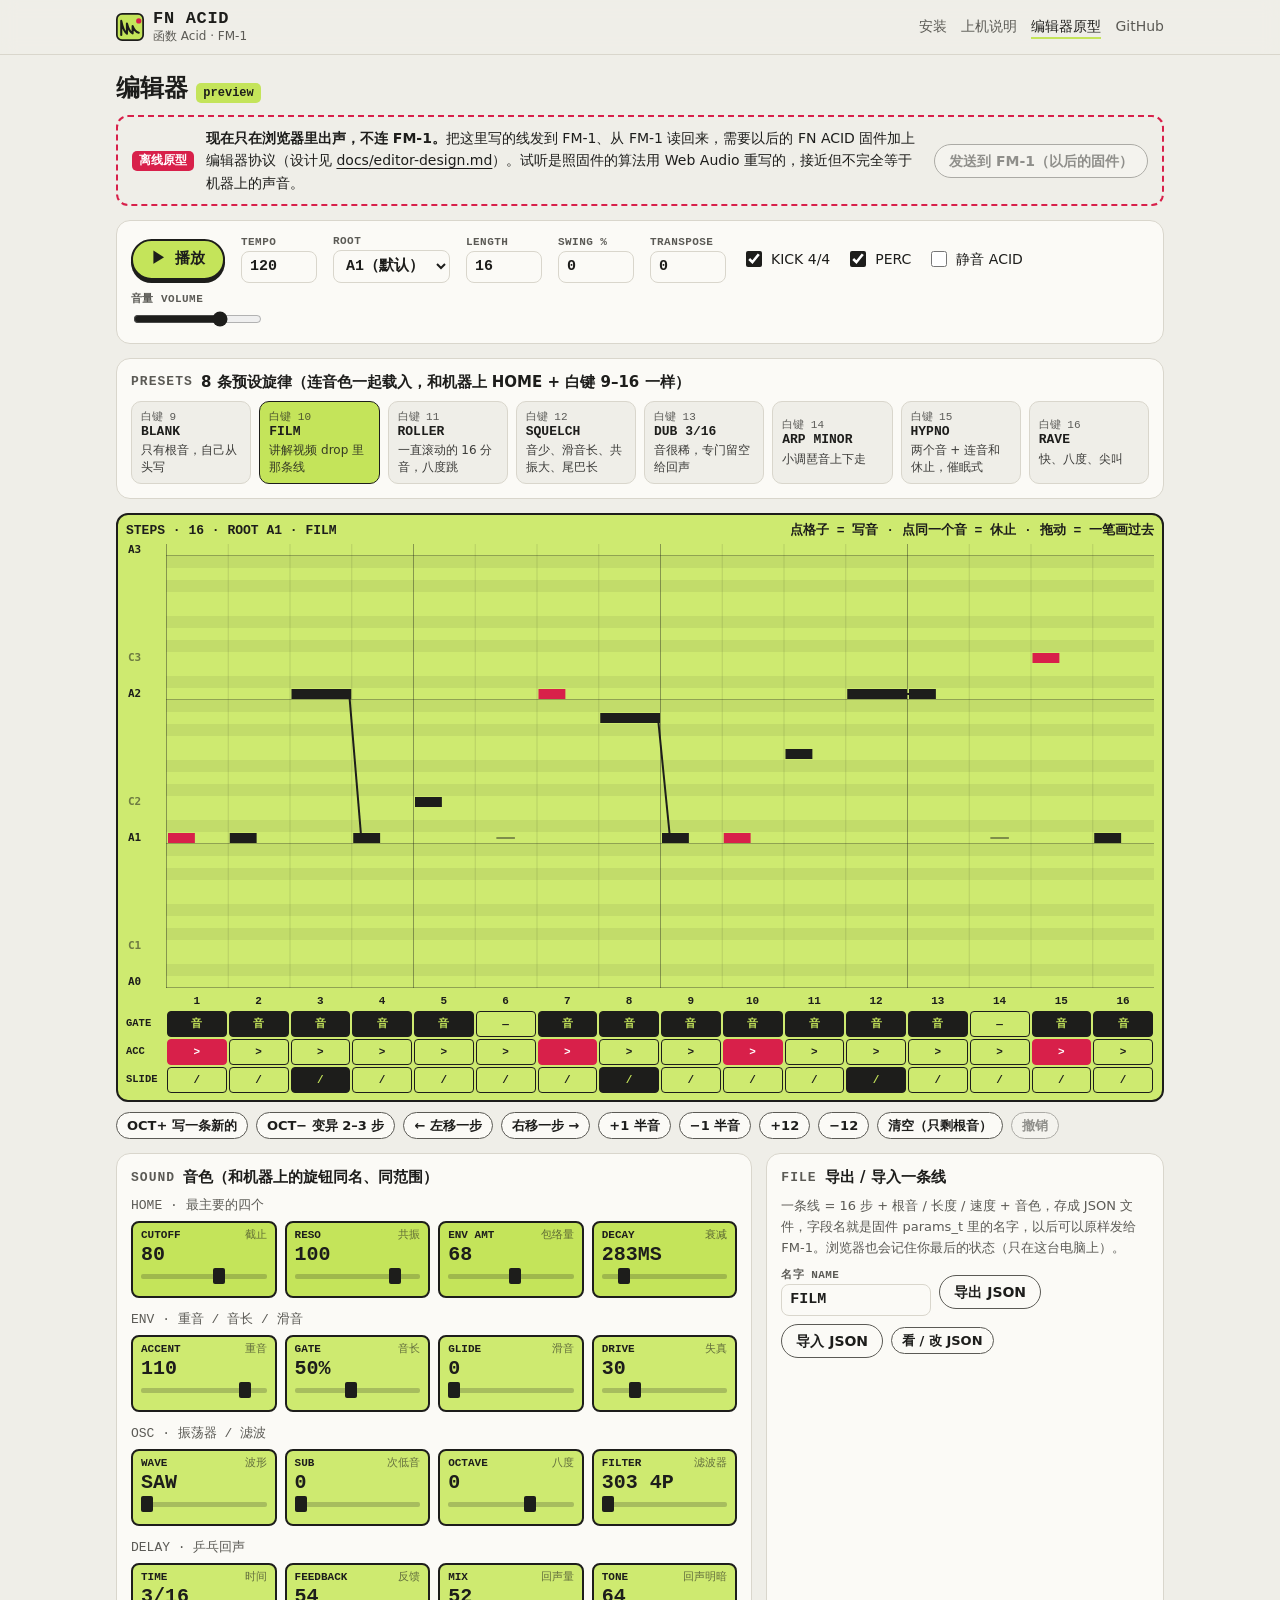
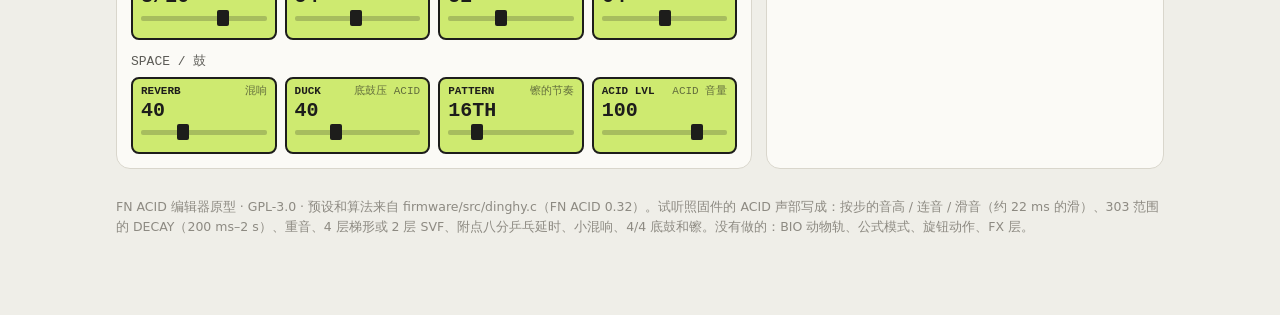
<file: web/editor/index.html>
<!doctype html>
<!-- SPDX-License-Identifier: GPL-3.0-only
     FN ACID editor, an offline prototype: ACID's 16 steps, the 8 preset lines (PATS in firmware/src/dinghy.c), the main
     sound knobs, a Web Audio audition that follows the firmware's voice (eval_steps, cutoff_at, the 4-pole ladder / SVF,
     the ping-pong delay, the small room, the 4/4 kick and the hat), JSON export / import. Nothing is sent to the FM-1:
     that needs the editor protocol of docs/editor-design.md in a later firmware. -->
<html lang="zh-CN">
<head>
<meta charset="utf-8">
<meta name="viewport" content="width=device-width, initial-scale=1">
<title>FN ACID 编辑器</title>
<meta name="description" content="FN ACID 编辑器（离线原型）：写 ACID 的 16 步、载入 8 条预设旋律、调音色、在浏览器里试听、导出 / 导入 JSON。">
<meta name="theme-color" content="#c4e45a">
<link rel="icon" href="data:image/svg+xml,%3Csvg%20viewBox%3D%220%200%2032%2032%22%20xmlns%3D%22http%3A%2F%2Fwww.w3.org%2F2000%2Fsvg%22%3E%3Crect%20x%3D%221%22%20y%3D%221%22%20width%3D%2230%22%20height%3D%2230%22%20rx%3D%226%22%20fill%3D%22%23c4e45a%22%20stroke%3D%22%231d1d1b%22%20stroke-width%3D%222%22%2F%3E%3Cpath%20d%3D%22M6%2025V9c1.6%208%203.6%2012.6%206.5%2014.5V12c1.6%206.2%203.4%209.8%206.5%2011.2V15c1.5%204%203.3%206.6%207%207.6%22%20fill%3D%22none%22%20stroke%3D%22%231d1d1b%22%20stroke-width%3D%222.4%22%20stroke-linecap%3D%22round%22%2F%3E%3Ccircle%20cx%3D%2226%22%20cy%3D%229%22%20r%3D%223%22%20fill%3D%22%23d8204a%22%2F%3E%3C%2Fsvg%3E">
<style>
:root{--bg:#efeee8;--card:#fbfaf6;--ink:#1d1d1b;--ink2:#5b5a55;--ink3:#8d8a82;--line:#d9d6cc;
      --lcd:#ceea70;--lime:#c4e45a;--lcdink:#1d1d1b;--red:#d8204a;
      --mono:ui-monospace,"SFMono-Regular","Cascadia Mono",Consolas,Menlo,monospace;
      --sans:system-ui,-apple-system,"PingFang SC","Hiragino Sans GB","Microsoft YaHei","Noto Sans SC",sans-serif;color-scheme:light}
@media (prefers-color-scheme:dark){:root:not([data-theme="light"]){--bg:#151517;--card:#1e1e22;--ink:#ecebe6;--ink2:#a9a8a1;--ink3:#7b7a75;--line:#34343a;--red:#ff4f73;color-scheme:dark}}
:root[data-theme="dark"]{--bg:#151517;--card:#1e1e22;--ink:#ecebe6;--ink2:#a9a8a1;--ink3:#7b7a75;--line:#34343a;--red:#ff4f73;color-scheme:dark}
*{box-sizing:border-box}
html{-webkit-text-size-adjust:100%}
body{margin:0;background:var(--bg);color:var(--ink);font:15px/1.6 var(--sans);overflow-x:hidden}
a{color:inherit;text-underline-offset:3px}
a:hover{color:var(--red)}
#nl-badge-frame{display:none!important}
.bar{position:sticky;top:0;z-index:5;background:color-mix(in srgb,var(--bg) 88%,transparent);backdrop-filter:blur(8px);border-bottom:1px solid var(--line)}
.bar .in{max-width:1080px;margin:0 auto;padding:10px 16px;display:flex;align-items:center;gap:14px;flex-wrap:wrap}
.brand{display:flex;align-items:center;gap:9px;text-decoration:none;font:700 17px/1 var(--mono);letter-spacing:.04em;color:var(--ink)}
.brand svg{width:28px;height:28px;flex:none}
.brand small{font:500 12px/1 var(--sans);color:var(--ink2);letter-spacing:0}
.nav{display:flex;gap:4px 14px;flex-wrap:wrap;margin-left:auto;font-size:14px}
.nav a{text-decoration:none;color:var(--ink2);border-bottom:2px solid transparent}
.nav a:hover,.nav a.on{color:var(--ink);border-bottom-color:var(--lime)}
main{max-width:1080px;margin:0 auto;padding:18px 16px 64px}
h1{font:800 24px/1.25 var(--sans);margin:0}
h2{font:700 13px/1 var(--mono);letter-spacing:.08em;text-transform:uppercase;color:var(--ink2);margin:0 0 10px;display:flex;gap:8px;align-items:center;flex-wrap:wrap}
h2 b{font:600 15px/1.2 var(--sans);letter-spacing:0;text-transform:none;color:var(--ink)}
.card{background:var(--card);border:1px solid var(--line);border-radius:14px;padding:14px}
.sec{margin-top:14px}
.dim{color:var(--ink2)} .small{font-size:13px;color:var(--ink2)}
.pill{display:inline-block;font:700 12px/1 var(--mono);padding:4px 7px;border-radius:5px;background:var(--lime);color:var(--lcdink)}
.pill.red{background:var(--red);color:#fff}

.offline{display:flex;gap:12px;align-items:center;flex-wrap:wrap;border:2px dashed var(--red);border-radius:12px;padding:10px 14px;margin:12px 0 0}
.offline p{margin:0;flex:1 1 300px;font-size:14px}
button{font:inherit}
.btn{font:600 14px/1 var(--sans);border:1px solid var(--ink2);background:var(--card);color:var(--ink);border-radius:999px;padding:9px 14px;cursor:pointer;white-space:nowrap}
.btn:hover:not(:disabled){border-color:var(--ink)}
.btn:disabled{opacity:.45;cursor:not-allowed}
.btn.big{background:var(--lime);color:var(--lcdink);border:2px solid var(--lcdink);font:800 15px/1 var(--mono);padding:11px 18px;box-shadow:0 3px 0 var(--lcdink)}
.btn.big.on{background:var(--lcdink);color:var(--lime)}
.btn.sm{padding:6px 10px;font-size:13px}

input#vol{accent-color:var(--lcdink)}
.transport{display:flex;gap:10px 16px;align-items:center;flex-wrap:wrap}
.field{display:flex;flex-direction:column;gap:2px;font:600 11px/1.2 var(--mono);color:var(--ink2);letter-spacing:.04em}
.field select,.field input[type=number]{font:600 15px/1.2 var(--mono);color:var(--ink);background:var(--card);border:1px solid var(--line);border-radius:8px;padding:6px 8px;min-width:76px}
.tog{display:inline-flex;align-items:center;gap:6px;font-size:14px;cursor:pointer;user-select:none}
.tog input{accent-color:var(--lcdink);width:16px;height:16px}

.lines{display:grid;grid-template-columns:repeat(8,minmax(0,1fr));gap:8px}
@media (max-width:900px){.lines{grid-template-columns:repeat(4,minmax(0,1fr))}}
@media (max-width:460px){.lines{grid-template-columns:repeat(2,minmax(0,1fr))}}
.line{text-align:left;border:1px solid var(--line);background:var(--bg);color:var(--ink);border-radius:10px;padding:8px 9px;cursor:pointer;min-width:0}
.line:hover{border-color:var(--ink)}
.line.on{background:var(--lime);color:var(--lcdink);border-color:var(--lcdink)}
.line b{display:block;font:800 13px/1.2 var(--mono)}
.line small{display:block;font:500 11px/1.3 var(--mono);opacity:.7}
.line span{display:block;font-size:12px;line-height:1.35;margin-top:3px;opacity:.85}

.roll-wrap{background:var(--lcd);border:2px solid var(--lcdink);border-radius:12px;padding:8px 8px 6px;color:var(--lcdink)}
.roll-head{display:flex;justify-content:space-between;align-items:center;font:700 13px/1.2 var(--mono);margin:0 0 6px;gap:8px;flex-wrap:wrap}
canvas#roll{display:block;width:100%;touch-action:none;cursor:crosshair}
.rows{display:grid;grid-template-columns:var(--gut) repeat(16,minmax(0,1fr));gap:0;margin-top:4px}
.rows .lab{font:700 10.5px/26px var(--mono);white-space:nowrap;overflow:hidden}
.rows button{height:26px;margin:1px;border:1.5px solid var(--lcdink);border-radius:4px;background:transparent;color:var(--lcdink);
  font:700 11px/1 var(--mono);cursor:pointer;padding:0;min-width:0}
.rows button.on{background:var(--lcdink);color:var(--lime)}
.rows button.acc.on{background:#d8204a;border-color:#d8204a;color:#fff}
.rows button.off{opacity:.3}
.rows .num{font:700 11px/18px var(--mono);text-align:center}
.rows .num.now{background:var(--lcdink);color:var(--lime);border-radius:3px}
.tools{display:flex;gap:8px;flex-wrap:wrap;margin-top:10px}

.knobs{display:grid;grid-template-columns:repeat(4,minmax(0,1fr));gap:8px}
@media (max-width:700px){.knobs{grid-template-columns:repeat(2,minmax(0,1fr))}}
.grp{margin-top:12px}
.grp:first-child{margin-top:0}
.cell{border:2px solid var(--lcdink);border-radius:8px;background:var(--lcd);color:var(--lcdink);padding:6px 8px 4px;min-width:0}
.cell .k{font:700 11px/1.2 var(--mono);display:flex;justify-content:space-between;gap:4px}
.cell .k i{font-style:normal;opacity:.6;font-weight:500;white-space:nowrap;overflow:hidden;text-overflow:ellipsis}
.cell .v{font:700 20px/1.25 var(--mono);white-space:nowrap}
.cell input[type=range]{-webkit-appearance:none;appearance:none;width:100%;height:18px;background:transparent;margin:0;cursor:pointer}
.cell input[type=range]::-webkit-slider-runnable-track{height:5px;background:color-mix(in srgb,var(--lcdink) 22%,transparent);border-radius:2px}
.cell input[type=range]::-webkit-slider-thumb{-webkit-appearance:none;width:12px;height:16px;margin-top:-5.5px;background:var(--lcdink);border-radius:2px}
.cell input[type=range]::-moz-range-track{height:5px;background:color-mix(in srgb,var(--lcdink) 22%,transparent);border-radius:2px}
.cell input[type=range]::-moz-range-thumb{width:12px;height:16px;background:var(--lcdink);border:0;border-radius:2px}
.cell input[type=range]:focus-visible{outline:2px solid var(--red);outline-offset:2px}
.cell.main{background:var(--lime)}

.io{display:flex;gap:8px;flex-wrap:wrap;align-items:center}
textarea#json{width:100%;min-height:120px;font:12px/1.45 var(--mono);background:var(--bg);color:var(--ink);border:1px solid var(--line);border-radius:8px;padding:8px;margin-top:10px;resize:vertical}
.two{display:grid;grid-template-columns:minmax(0,1.6fr) minmax(0,1fr);gap:14px}
@media (max-width:900px){.two{grid-template-columns:1fr}}
footer{margin-top:28px;font-size:12.5px;color:var(--ink3)}
#msg{min-height:1.4em;font-size:13px;margin:6px 0 0}
</style>
</head>
<body>
<header class="bar"><div class="in">
  <a class="brand" href="../"><svg viewBox="0 0 32 32" aria-hidden="true"><rect x="1" y="1" width="30" height="30" rx="6" fill="#c4e45a" stroke="#1d1d1b" stroke-width="2"/><path d="M6 25V9c1.6 8 3.6 12.6 6.5 14.5V12c1.6 6.2 3.4 9.8 6.5 11.2V15c1.5 4 3.3 6.6 7 7.6" fill="none" stroke="#1d1d1b" stroke-width="2.4" stroke-linecap="round" stroke-linejoin="round"/><circle cx="26" cy="9" r="3" fill="#d8204a"/></svg><span>FN ACID<br><small>函数 Acid · FM-1</small></span></a>
  <nav class="nav"><a href="../">安装</a><a href="../guide.html">上机说明</a><a class="on" href="./">编辑器原型</a><a href="https://github.com/Electro-Dig/function-acid-fw" target="_blank" rel="noopener">GitHub</a></nav>
</div></header>
<main>
  <h1>编辑器 <span class="pill">preview</span></h1>
  <div class="offline" role="note">
    <span class="pill red">离线原型</span>
    <p><b>现在只在浏览器里出声，不连 FM-1。</b>把这里写的线发到 FM-1、从 FM-1 读回来，需要以后的 FN ACID 固件加上编辑器协议（设计见 <a href="https://github.com/Electro-Dig/function-acid-fw/blob/main/docs/editor-design.md" target="_blank" rel="noopener">docs/editor-design.md</a>）。试听是照固件的算法用 Web Audio 重写的，接近但不完全等于机器上的声音。</p>
    <button class="btn" disabled title="需要以后的固件版本（编辑器协议）">发送到 FM-1（以后的固件）</button>
  </div>

  <section class="sec card">
    <div class="transport">
      <button class="btn big" id="play">▶ 播放</button>
      <label class="field">TEMPO<input id="bpm" type="number" min="80" max="170" step="1"></label>
      <label class="field">ROOT<select id="root"></select></label>
      <label class="field">LENGTH<input id="slen" type="number" min="1" max="16" step="1"></label>
      <label class="field">SWING %<input id="swing" type="number" min="0" max="40" step="1"></label>
      <label class="field">TRANSPOSE<input id="strans" type="number" min="-12" max="12" step="1"></label>
      <label class="tog"><input type="checkbox" id="kickOn"> KICK 4/4</label>
      <label class="tog"><input type="checkbox" id="percOn"> PERC</label>
      <label class="tog"><input type="checkbox" id="acidMute"> 静音 ACID</label>
      <label class="field" style="min-width:110px">音量 VOLUME<input id="vol" type="range" min="0" max="100" value="70"></label>
    </div>
  </section>

  <section class="sec card">
    <h2>PRESETS <b>8 条预设旋律（连音色一起载入，和机器上 HOME + 白键 9–16 一样）</b></h2>
    <div class="lines" id="lines"></div>
  </section>

  <section class="sec">
    <div class="roll-wrap">
      <div class="roll-head"><span id="rollTitle">STEPS · 16</span><span id="rollHint">点格子 = 写音 · 点同一个音 = 休止 · 拖动 = 一笔画过去</span></div>
      <canvas id="roll" aria-label="16 步的钢琴卷帘：横轴是步，纵轴是音高"></canvas>
      <div class="rows" id="rows"></div>
    </div>
    <div class="tools">
      <button class="btn sm" id="gen" title="机器上：STEPS 页按 OCT+">OCT+ 写一条新的</button>
      <button class="btn sm" id="mut" title="机器上：STEPS 页按 OCT−">OCT− 变异 2–3 步</button>
      <button class="btn sm" id="shl">← 左移一步</button>
      <button class="btn sm" id="shr">右移一步 →</button>
      <button class="btn sm" id="up1">+1 半音</button>
      <button class="btn sm" id="dn1">−1 半音</button>
      <button class="btn sm" id="up12">+12</button>
      <button class="btn sm" id="dn12">−12</button>
      <button class="btn sm" id="clr">清空（只剩根音）</button>
      <button class="btn sm" id="undo" disabled>撤销</button>
    </div>
  </section>

  <div class="two sec">
    <section class="card">
      <h2>SOUND <b>音色（和机器上的旋钮同名、同范围）</b></h2>
      <div id="knobs"></div>
    </section>
    <section class="card">
      <h2>FILE <b>导出 / 导入一条线</b></h2>
      <p class="small" style="margin:0 0 10px">一条线 = 16 步 + 根音 / 长度 / 速度 + 音色，存成 JSON 文件，字段名就是固件 params_t 里的名字，以后可以原样发给 FM-1。浏览器也会记住你最后的状态（只在这台电脑上）。</p>
      <div class="io">
        <label class="field">名字 NAME<input id="name" type="text" maxlength="12" style="font:600 15px/1.2 var(--mono);color:var(--ink);background:var(--card);border:1px solid var(--line);border-radius:8px;padding:6px 8px;width:150px"></label>
        <button class="btn" id="exp">导出 JSON</button>
        <label class="btn" style="display:inline-block">导入 JSON<input id="imp" type="file" accept=".json,application/json" hidden></label>
        <button class="btn sm" id="showJson">看 / 改 JSON</button>
      </div>
      <p id="msg" role="status" aria-live="polite"></p>
      <div id="jsonBox" hidden>
        <textarea id="json" spellcheck="false"></textarea>
        <div class="io"><button class="btn sm" id="applyJson">用这段 JSON</button><button class="btn sm" id="copyJson">复制</button></div>
      </div>
    </section>
  </div>

  <footer>
    <p>FN ACID 编辑器原型 · GPL-3.0 · 预设和算法来自 firmware/src/dinghy.c（FN ACID <span id="fwv">0.32</span>）。试听照固件的 ACID 声部写成：按步的音高 / 连音 / 滑音（约 22 ms 的滑）、303 范围的 DECAY（200 ms–2 s）、重音、4 层梯形或 2 层 SVF、附点八分乒乓延时、小混响、4/4 底鼓和镲。没有做的：BIO 动物轨、公式模式、旋钮动作、FX 层。</p>
  </footer>
</main>

<script>
'use strict';
/* ================= the firmware's numbers (firmware/src/dinghy.c 0.32) ================= */
const FW = '0.32';
const NONE = 255, TIE = 128;
const NOTE = ['C', 'C#', 'D', 'D#', 'E', 'F', 'F#', 'G', 'G#', 'A', 'A#', 'B'];
const nname = m => NOTE[((m % 12) + 12) % 12] + (Math.floor(m / 12) - 1);
const isBlack = m => [1, 3, 6, 8, 10].includes(((m % 12) + 12) % 12);
const TAU_MS = [200, 233, 272, 316, 369, 430, 501, 584, 681, 794, 925, 1078, 1257, 1465, 1707, 1990, 2000];
const tauMs = d => { const i = d >> 3, f = d & 7; return (TAU_MS[i] * (8 - f) + TAU_MS[i + 1] * f) >> 3; };
// the parameters the editor reaches: params_t field, the device's label, min, max, kind (PM[] in dinghy.c)
const L_WAVE = ['SAW', 'SQUARE', 'PULSE', 'SAW+SQ'], L_FILT = ['303 4P', 'SVF 2P'], L_DTIME = ['1/16', '1/8', '3/16', '1/4'],
      L_HPAT = ['8TH', '16TH', '3-STEP', 'GALLOP', 'HALF', 'BAR'], L_OCT = { '-2': '-2', '-1': '-1', '0': '0', '1': '+1' };
const PM = {
  cut: ['CUTOFF', 0, 127], res: ['RESO', 0, 120], env: ['ENV AMT', 0, 127], aDec: ['DECAY', 0, 127, 'ms'],
  aAcc: ['ACCENT', 0, 127], aGate: ['GATE', 10, 100, '%'], aGlide: ['GLIDE', 0, 127], aDrive: ['DRIVE', 0, 127],
  aWave: ['WAVE', 0, 3, L_WAVE], aSub: ['SUB', 0, 127], aTune: ['OCTAVE', -2, 1, 'oct'], aLvl: ['ACID LVL', 0, 127],
  aFilt: ['FILTER', 0, 1, L_FILT],
  dTime: ['TIME', 0, 3, L_DTIME], dFb: ['FEEDBACK', 0, 110], dMix: ['MIX', 0, 127], dTone: ['TONE', 0, 127],
  rMix: ['REVERB', 0, 127], mDrive: ['MASTER DRV', 0, 127],
  kDuck: ['DUCK', 0, 127], kLvl: ['KICK LVL', 0, 127], hPat: ['PATTERN', 0, 5, L_HPAT], hLvl: ['PERC LVL', 0, 127],
  bpm: ['TEMPO', 80, 170], root: ['ROOT', 21, 57], sLen: ['LENGTH', 1, 16], swing: ['SWING', 0, 40], sTrans: ['TRANSPOSE', -12, 12],
};
const GROUPS = [
  ['HOME · 最主要的四个', ['cut', 'res', 'env', 'aDec'], true],
  ['ENV · 重音 / 音长 / 滑音', ['aAcc', 'aGate', 'aGlide', 'aDrive']],
  ['OSC · 振荡器 / 滤波', ['aWave', 'aSub', 'aTune', 'aFilt']],
  ['DELAY · 乒乓回声', ['dTime', 'dFb', 'dMix', 'dTone']],
  ['SPACE / 鼓', ['rMix', 'kDuck', 'hPat', 'aLvl']],
];
const ZH = { cut: '截止', res: '共振', env: '包络量', aDec: '衰减', aAcc: '重音', aGate: '音长', aGlide: '滑音', aDrive: '失真',
  aWave: '波形', aSub: '次低音', aTune: '八度', aFilt: '滤波器', dTime: '时间', dFb: '反馈', dMix: '回声量', dTone: '回声明暗',
  rMix: '混响', kDuck: '底鼓压 ACID', hPat: '镲的节奏', aLvl: 'ACID 音量' };
// the 8 lines: {semitones above the root, accent, slide, 0 note / 1 rest / 2 tie}, then the sound (PATS[] in dinghy.c)
const PATS = [
  ['BLANK', '只有根音，自己从头写', [[0,0,0,0],[0,0,0,0],[0,0,0,0],[0,0,0,0],[0,0,0,0],[0,0,0,0],[0,0,0,0],[0,0,0,0],[0,0,0,0],[0,0,0,0],[0,0,0,0],[0,0,0,0],[0,0,0,0],[0,0,0,0],[0,0,0,0],[0,0,0,0]],
   [120, 40, 88, 72, 30, 70, 70, 30, 60, 54, 64, 40, 0]],
  ['FILM', '讲解视频 drop 里那条线', [[0,1,0,0],[0,0,0,0],[12,0,1,0],[0,0,0,0],[3,0,0,0],[0,0,0,1],[12,1,0,0],[10,0,1,0],[0,0,0,0],[0,1,0,0],[7,0,0,0],[12,0,1,0],[12,0,0,0],[3,0,0,1],[15,1,0,0],[0,0,0,0]],
   [120, 80, 100, 68, 18, 110, 50, 30, 52, 54, 64, 40, 1]],
  ['ROLLER', '一直滚动的 16 分音，八度跳', [[0,1,0,0],[0,0,0,0],[12,0,1,0],[0,0,0,0],[0,0,0,0],[12,1,0,0],[0,0,0,0],[0,0,0,0],[0,1,0,0],[0,0,0,0],[12,0,1,0],[0,0,0,0],[3,0,0,0],[0,0,0,0],[12,1,1,0],[10,0,0,0]],
   [128, 70, 92, 70, 24, 100, 45, 40, 40, 40, 64, 30, 1]],
  ['SQUELCH', '音少、滑音长、共振大、尾巴长', [[0,1,0,0],[0,0,0,2],[12,0,1,0],[15,0,0,0],[0,0,0,1],[12,1,1,0],[7,0,0,0],[7,0,0,2],[0,0,0,0],[0,0,0,1],[3,1,1,0],[10,0,0,0],[12,0,0,0],[12,0,0,2],[15,1,0,0],[0,0,0,1]],
   [124, 60, 112, 90, 60, 120, 60, 50, 52, 54, 64, 50, 1]],
  ['DUB 3/16', '音很稀，专门留空给回声', [[0,1,0,0],[0,0,0,1],[0,0,0,1],[0,0,0,0],[0,0,0,1],[0,0,0,1],[12,0,1,0],[10,0,0,0],[0,0,0,1],[0,0,0,1],[7,1,0,0],[0,0,0,1],[0,0,0,1],[3,0,1,0],[0,0,0,0],[0,0,0,1]],
   [118, 74, 96, 60, 40, 90, 55, 30, 90, 72, 50, 60, 0]],
  ['ARP MINOR', '小调琶音上下走', [[0,1,0,0],[3,0,0,0],[7,0,0,0],[12,0,1,0],[15,0,0,0],[12,0,0,0],[7,0,0,0],[3,0,0,0],[0,1,0,0],[3,0,0,0],[7,0,0,0],[12,0,0,0],[17,1,1,0],[15,0,0,0],[12,0,0,0],[10,0,1,0]],
   [130, 66, 100, 76, 30, 100, 50, 40, 45, 50, 64, 35, 1]],
  ['HYPNO', '两个音 + 连音和休止，催眠式', [[0,1,0,0],[0,0,0,2],[0,0,0,1],[10,0,0,0],[0,0,0,0],[0,0,0,1],[0,1,0,0],[0,0,0,1],[0,0,0,0],[0,0,0,2],[0,0,0,1],[10,0,1,0],[12,0,0,0],[0,0,0,1],[0,1,0,0],[0,0,0,1]],
   [125, 56, 104, 84, 48, 100, 50, 40, 56, 60, 64, 40, 0]],
  ['RAVE', '快、八度、尖叫', [[0,1,0,0],[12,0,0,0],[0,0,0,0],[12,1,0,0],[0,0,0,0],[12,0,1,0],[15,0,0,0],[12,0,0,0],[0,1,0,0],[12,0,0,0],[0,0,0,0],[12,0,0,0],[3,1,1,0],[15,0,0,0],[10,0,1,0],[12,0,0,0]],
   [136, 78, 110, 100, 20, 120, 40, 90, 35, 40, 64, 25, 1]],
];

/* ================= the state: params_t's fields, the same numbers ================= */
const DEFAULTS = { root: 33, bpm: 120, sLen: 16, sTrans: 0, swing: 0, cut: 40, res: 88, env: 72, aDec: 60, aAcc: 70, aGate: 70,
  aGlide: 0, aDrive: 30, aWave: 0, aSub: 0, aTune: 0, aLvl: 100, aFilt: 0, dTime: 2, dFb: 54, dMix: 60, dTone: 64, rMix: 40,
  mDrive: 20, kDuck: 80, kLvl: 110, hPat: 0, hLvl: 64, kTop: 36, kTone: 0, kClick: 20, kDrive: 20, kPdec: 38, kBody: 60, kBase: 0,
  hTone: 90, hDec: 30 };
let S = { name: 'BLANK', p: { ...DEFAULTS }, lane: new Array(16).fill(DEFAULTS.root), accM: 0, sldM: 0, kickOn: true, percOn: true, acidMute: false, pat: 0 };
const clampP = (k, v) => { const d = PM[k]; v = Math.round(Number(v)); if (!isFinite(v)) v = DEFAULTS[k] ?? 0; return d ? Math.max(d[1], Math.min(d[2], v)) : v; };
const bit = (m, i) => (m >> i) & 1;

function loadPattern(k) {                                   // load_pattern() in dinghy.c
  const [name, , st, q] = PATS[k], p = S.p;
  pushUndo();
  S.pat = k; S.name = name; S.accM = 0; S.sldM = 0;
  p.sLen = 16; p.sTrans = 0;
  S.lane = st.map((t, i) => t[3] === 0 ? p.root + t[0] : t[3] === 2 && i ? (p.root + t[0]) | TIE : NONE);
  st.forEach((t, i) => { if (t[1]) S.accM |= 1 << i; if (t[2]) S.sldM |= 1 << i; });
  [p.bpm, p.cut, p.res, p.env, p.aDec, p.aAcc, p.aGate, p.aDrive, p.dMix, p.dFb, p.dTone, p.rMix, p.hPat] = q;
  p.aWave = 0; p.aSub = 0; p.aTune = 0; p.aLvl = 100; p.aGlide = 0; p.dTime = 2; p.kDuck = 40;
  S.kickOn = true; S.percOn = true; S.acidMute = false;
  changed(true);
}
const L = () => Math.max(1, Math.min(16, S.p.sLen));
function stepNote(i) {                                      // step_note(): the pitch a tie or a rest goes on with
  const n = L();
  for (let k = 0; k < n; k++) { const v = S.lane[(i + n - k) % n]; if (v !== NONE && !(v & TIE)) return v; }
  return S.p.root;
}
const GEN_W = [0, 0, 0, 0, 0, 12, 12, 7, 3, 10, 15, 5];
const rnd = n => Math.floor(Math.random() * n);
function genSteps() {                                       // gen_steps(): OCT+ on SEQ > STEPS
  pushUndo();
  const n = L(), r0 = S.p.root; S.accM = 0; S.sldM = 0; S.lane = new Array(16).fill(NONE);
  for (let i = 0; i < n; i++) {
    const r = rnd(100);
    if (i === 0) { S.lane[0] = r0; S.accM |= 1; continue; }
    if (r < 20) continue;
    if (r < 27 && S.lane[i - 1] !== NONE) S.lane[i] = stepNote(i - 1) | TIE; else S.lane[i] = r0 + GEN_W[rnd(12)];
    if (rnd(100) < 28) S.accM |= 1 << i;
    if (rnd(100) < 22) S.sldM |= 1 << i;
  }
  S.name = 'NEW ' + Math.random().toString(16).slice(2, 6).toUpperCase(); S.pat = -1; changed(true);
}
function mutateSteps() {                                    // mutate_steps(): OCT-
  pushUndo();
  const n = L(), r0 = S.p.root, k = 2 + rnd(2);
  for (let j = 0; j < k; j++) {
    const i = rnd(n), b = 1 << i;
    switch (rnd(4)) {
      case 0: S.lane[i] = r0 + GEN_W[rnd(12)]; break;
      case 1: S.accM ^= b; break;
      case 2: S.sldM ^= b; break;
      default: S.lane[i] = S.lane[i] === NONE ? r0 + GEN_W[rnd(12)] : NONE;
    }
  }
  S.pat = -1; changed(true);
}
const setNote = (i, n) => { S.lane[i] = Math.max(12, Math.min(96, n)); };   // step_set_note()

/* ================= undo, saving in this browser ================= */
const undo = [];
const snap = () => JSON.stringify(S);
function pushUndo() { undo.push(snap()); if (undo.length > 60) undo.shift(); $('undo').disabled = false; }
function doUndo() { if (!undo.length) return; S = JSON.parse(undo.pop()); $('undo').disabled = !undo.length; changed(true); }
function save() { try { localStorage.setItem('fn-acid-editor', snap()); } catch (_) {} }
function restore() {
  try { const t = localStorage.getItem('fn-acid-editor'); if (!t) return false; const o = JSON.parse(t); if (!o || !Array.isArray(o.lane) || o.lane.length !== 16) return false;
    S = { ...S, ...o, p: { ...DEFAULTS, ...o.p } }; return true; } catch (_) { return false; }
}

/* ================= JSON: one line ================= */
const PARAM_KEYS = ['root', 'sLen', 'sTrans', 'bpm', 'swing', 'cut', 'res', 'env', 'aDec', 'aAcc', 'aGate', 'aGlide', 'aDrive',
  'aWave', 'aSub', 'aTune', 'aLvl', 'aFilt', 'dTime', 'dFb', 'dMix', 'dTone', 'rMix', 'mDrive', 'kDuck', 'kLvl', 'hPat', 'hLvl'];
function toJSON() {
  return { format: 'fn-acid-line', version: 1, firmware: FW, name: S.name,
    steps: S.lane.map((v, i) => ({ gate: v === NONE ? 'rest' : v & TIE ? 'tie' : 'note',
      note: v === NONE ? null : v & TIE ? null : nname(v & 127), midi: v === NONE || v & TIE ? null : v & 127,
      accent: !!bit(S.accM, i), slide: !!bit(S.sldM, i) })),
    params: Object.fromEntries(PARAM_KEYS.map(k => [k, S.p[k]])),
    terms: { kick: S.kickOn, four: S.kickOn, perc: S.percOn },
    raw: { lane0: S.lane.slice(), accM: S.accM, sldM: S.sldM } };
}
function midiOf(x) {
  if (typeof x === 'number') return x;
  const m = /^([A-Ga-g])(#|b)?(-?\d)$/.exec(String(x || '').trim()); if (!m) return null;
  let n = { c: 0, d: 2, e: 4, f: 5, g: 7, a: 9, b: 11 }[m[1].toLowerCase()] + (m[2] === '#' ? 1 : m[2] === 'b' ? -1 : 0);
  return n + (parseInt(m[3], 10) + 1) * 12;
}
function fromJSON(o) {
  if (!o || o.format !== 'fn-acid-line' || !Array.isArray(o.steps)) throw new Error('不是 fn-acid-line 格式（format 字段）');
  const p = { ...S.p };
  for (const k of PARAM_KEYS) if (o.params && o.params[k] !== undefined) p[k] = clampP(k, o.params[k]);
  const lane = new Array(16).fill(NONE); let accM = 0, sldM = 0;
  o.steps.slice(0, 16).forEach((s, i) => {
    if (s.gate === 'note') { const m = midiOf(s.midi ?? s.note); lane[i] = m == null ? p.root : Math.max(12, Math.min(96, m)); }
    else if (s.gate === 'tie') lane[i] = TIE;            // the pitch is filled in below (the note it holds)
    if (s.accent) accM |= 1 << i; if (s.slide) sldM |= 1 << i;
  });
  pushUndo();
  S.p = p; S.lane = lane; S.accM = accM; S.sldM = sldM; S.name = String(o.name || 'IMPORT').slice(0, 12).toUpperCase(); S.pat = -1;
  S.lane = S.lane.map((v, i) => v === TIE ? stepNote(i) | TIE : v);
  if (o.terms) { S.kickOn = o.terms.kick !== false; S.percOn = o.terms.perc !== false; }
  changed(true);
}

/* ================= the page ================= */
const $ = id => document.getElementById(id);
function say(t, bad) { $('msg').textContent = t; $('msg').style.color = bad ? 'var(--red)' : ''; }
function fmt(k, v) {
  const d = PM[k];
  if (k === 'aDec') return tauMs(v) + 'MS';
  if (Array.isArray(d[3])) return d[3][v];
  if (d[3] === '%') return v + '%';
  if (d[3] === 'oct') return L_OCT[v];
  return String(v);
}
function buildKnobs() {
  const box = $('knobs');
  for (const [title, keys, main] of GROUPS) {
    const g = document.createElement('div'); g.className = 'grp';
    g.innerHTML = `<div class="small" style="margin:0 0 4px;font-family:var(--mono)">${title}</div><div class="knobs"></div>`;
    for (const k of keys) {
      const [lab, mn, mx] = PM[k], c = document.createElement('label');
      c.className = 'cell' + (main ? ' main' : '');
      c.innerHTML = `<div class="k"><span>${lab}</span><i>${ZH[k] || ''}</i></div><div class="v" id="v_${k}"></div>` +
        `<input type="range" id="k_${k}" min="${mn}" max="${mx}" step="1" aria-label="${lab} ${ZH[k] || ''}">`;
      g.querySelector('.knobs').appendChild(c);
    }
    box.appendChild(g);
  }
  for (const k of Object.keys(PM)) {
    const el = $('k_' + k); if (!el) continue;
    el.addEventListener('pointerdown', () => pushUndo());
    el.addEventListener('keydown', () => { if (!el._u) { pushUndo(); el._u = 1; } });
    el.addEventListener('input', () => { S.p[k] = clampP(k, el.value); $('v_' + k).textContent = fmt(k, S.p[k]); S.pat = -1; changed(); });
  }
}
function buildLines() {
  const box = $('lines');
  PATS.forEach(([name, zh], k) => {
    const b = document.createElement('button'); b.className = 'line'; b.type = 'button';
    b.innerHTML = `<small>白键 ${k + 9}</small><b>${name}</b><span>${zh}</span>`;
    b.addEventListener('click', () => { loadPattern(k); say(`载入了 ${name}：16 步 + 它的音色。`); });
    box.appendChild(b);
  });
}
function buildTransport() {
  const r = $('root');
  for (let m = 21; m <= 57; m++) { const o = document.createElement('option'); o.value = m; o.textContent = nname(m) + (m === 33 ? '（默认）' : ''); r.appendChild(o); }
  r.addEventListener('change', () => {                     // a new root carries the line with it, as the semitones in PATS do
    pushUndo(); const d = clampP('root', r.value) - S.p.root; S.p.root += d;
    S.lane = S.lane.map(v => v === NONE ? v : (Math.max(12, Math.min(96, (v & 127) + d)) | (v & TIE))); changed();
  });
  for (const [id, k] of [['bpm', 'bpm'], ['slen', 'sLen'], ['swing', 'swing'], ['strans', 'sTrans']]) {
    $(id).addEventListener('change', () => { pushUndo(); S.p[k] = clampP(k, $(id).value); changed(true); });
  }
  for (const id of ['kickOn', 'percOn', 'acidMute']) $(id).addEventListener('change', () => { S[id] = $(id).checked; changed(); });
  $('vol').addEventListener('input', () => post());
}
function syncControls() {
  for (const k of Object.keys(PM)) { const el = $('k_' + k); if (el) { el.value = S.p[k]; $('v_' + k).textContent = fmt(k, S.p[k]); } }
  $('bpm').value = S.p.bpm; $('slen').value = S.p.sLen; $('swing').value = S.p.swing; $('strans').value = S.p.sTrans; $('root').value = S.p.root;
  $('kickOn').checked = S.kickOn; $('percOn').checked = S.percOn; $('acidMute').checked = S.acidMute; $('name').value = S.name;
  document.querySelectorAll('.line').forEach((b, k) => b.classList.toggle('on', k === S.pat));
}
function changed(all) {
  if (all) syncControls();
  else document.querySelectorAll('.line').forEach((b, k) => b.classList.toggle('on', k === S.pat));
  drawRows(); drawRoll(); post(); save();
  if (!$('jsonBox').hidden) $('json').value = JSON.stringify(toJSON(), null, 1);
}

/* ---- the step rows under the roll: gate (note / tie / rest), accent, slide, the step numbers */
const GUT = 40;
function drawRows() {
  const box = $('rows'), n = L();
  box.style.setProperty('--gut', GUT + 'px');
  if (!box.childElementCount) {
    const mk = (cls, txt) => { const d = document.createElement('div'); d.className = cls; d.textContent = txt; box.appendChild(d); return d; };
    mk('lab', ''); for (let i = 0; i < 16; i++) mk('num', i + 1).id = 'num' + i;
    for (const [row, lab] of [['gate', 'GATE'], ['acc', 'ACC'], ['sld', 'SLIDE']]) {
      mk('lab', lab);
      for (let i = 0; i < 16; i++) {
        const b = document.createElement('button'); b.type = 'button'; b.className = row; b.id = row + i; box.appendChild(b);
        b.addEventListener('click', () => {
          if (i >= L()) return;
          pushUndo();
          if (row === 'gate') {                              // KNOB2 on a held step: REST -> NOTE -> TIE -> REST
            const v = S.lane[i];
            if (v === NONE) setNote(i, stepNote(i)); else if (!(v & TIE)) S.lane[i] = stepNote((i + n - 1) % n) | TIE; else S.lane[i] = NONE;
          } else if (row === 'acc') S.accM ^= 1 << i; else S.sldM ^= 1 << i;
          S.pat = -1; changed();
        });
      }
    }
  }
  for (let i = 0; i < 16; i++) {
    const v = S.lane[i], off = i >= n, g = $('gate' + i), a = $('acc' + i), s = $('sld' + i);
    g.textContent = v === NONE ? '—' : v & TIE ? '连' : '音'; g.classList.toggle('on', v !== NONE && !(v & TIE));
    g.title = `第 ${i + 1} 步：${v === NONE ? '休止' : v & TIE ? '连音（延续前一个音）' : '音 ' + nname(v)}（点一下换）`;
    a.textContent = '>'; a.classList.toggle('on', !!bit(S.accM, i)); a.title = `第 ${i + 1} 步重音`;
    s.textContent = '/'; s.classList.toggle('on', !!bit(S.sldM, i)); s.title = `第 ${i + 1} 步滑到下一步`;
    for (const e of [g, a, s, $('num' + i)]) e.classList.toggle('off', off);
  }
  $('rollTitle').textContent = `STEPS · ${n} · ROOT ${nname(S.p.root)} · ${S.name}`;
}

/* ---- the roll: the device's STEPS page, made big. Rows = pitches (the root - 12 .. + 24), columns = the 16 steps */
const cv = $('roll'), g = cv.getContext('2d');
let W = 0, H = 0, RH = 12, LO = 21, HI = 57, playStep = -1;
function layout() {
  const w = cv.clientWidth; if (!w) return;
  RH = w < 520 ? 10 : 12; LO = S.p.root - 12; HI = S.p.root + 24;
  H = (HI - LO + 1) * RH; W = w;
  const dpr = Math.min(3, window.devicePixelRatio || 1);
  cv.width = Math.round(W * dpr); cv.height = Math.round(H * dpr); cv.style.height = H + 'px';
  g.setTransform(dpr, 0, 0, dpr, 0, 0);
}
const colW = () => (W - GUT) / 16;
const yOf = m => (HI - Math.max(LO, Math.min(HI, m))) * RH;
function drawRoll() {
  if (LO !== S.p.root - 12 || W !== cv.clientWidth) layout();
  if (!W) return;
  const n = L(), cw = colW(), INK = '#1d1d1b', RED = '#d8204a';
  g.fillStyle = '#ceea70'; g.fillRect(0, 0, W, H);
  for (let m = LO; m <= HI; m++) {                          // the keys: darker rows for the black ones, a line on each root
    const y = yOf(m);
    if (isBlack(m)) { g.fillStyle = 'rgba(29,29,27,.07)'; g.fillRect(GUT, y, W - GUT, RH); }
    if ((m - S.p.root) % 12 === 0) { g.fillStyle = 'rgba(29,29,27,.35)'; g.fillRect(GUT, y + RH - 1, W - GUT, 1); }
    if ((m - S.p.root) % 12 === 0 || m % 12 === 0) {
      g.fillStyle = (m - S.p.root) % 12 === 0 ? INK : 'rgba(29,29,27,.55)';
      g.font = `700 ${Math.min(11, RH)}px ui-monospace,Consolas,monospace`; g.textBaseline = 'middle';
      g.fillText(nname(m), 2, y + RH / 2 + .5);
    }
  }
  for (let i = 0; i <= 16; i++) { g.fillStyle = i % 4 ? 'rgba(29,29,27,.12)' : 'rgba(29,29,27,.4)'; g.fillRect(GUT + i * cw, 0, 1, H); }
  if (n < 16) { g.fillStyle = 'rgba(29,29,27,.18)'; g.fillRect(GUT + n * cw, 0, (16 - n) * cw, H); }
  if (playStep >= 0) { g.fillStyle = 'rgba(29,29,27,.16)'; g.fillRect(GUT + playStep * cw, 0, cw, H); }
  const gate = Math.max(.12, Math.min(1, S.p.aGate / 100));
  const pos = [];                                            // each step's bar: x0, x1, y, accent
  for (let i = 0; i < n; i++) {
    const v = S.lane[i]; if (v === NONE) { pos.push(null); continue; }
    const m = stepNote(i), y = yOf(m), x0 = GUT + i * cw;
    const nv = S.lane[(i + 1) % n], held = (bit(S.sldM, i) && nv !== NONE) || (nv !== NONE && (nv & TIE) && n > 1);
    const x1 = x0 + (held ? cw : Math.max(4, cw * gate - 2));
    let ai = i, k = 0;                                       // the accent of the attack this step goes on from
    while (k + 1 < n) { const j = (ai + n) % n, pj = (j + n - 1) % n, vj = S.lane[j], pv = S.lane[pj];
      if (vj !== NONE && pv !== NONE && n >= 2 && ((vj & TIE) || bit(S.sldM, pj))) { ai = pj; k++; } else break; }
    pos.push({ x0, x1, y, acc: bit(S.accM, (ai + n) % n), tie: !!(v & TIE) });
  }
  for (let i = 0; i < n; i++) {                              // the slides: a line from this step's end to the next one's pitch
    const a = pos[i], b = pos[(i + 1) % n];
    if (!a || !b || !bit(S.sldM, i) || i + 1 >= n) continue;
    g.strokeStyle = INK; g.lineWidth = 2; g.beginPath(); g.moveTo(a.x1 - 2, a.y + RH / 2); g.lineTo(b.x0 + Math.min(10, cw * .4), b.y + RH / 2); g.stroke();
  }
  for (let i = 0; i < n; i++) {
    const a = pos[i]; if (!a) continue;
    g.fillStyle = a.acc ? RED : INK;
    g.fillRect(a.x0 + (a.tie ? 0 : 2), a.y + 1, a.x1 - a.x0 - (a.tie ? 0 : 2), RH - 2);
    if (a.tie) { g.fillStyle = '#ceea70'; g.fillRect(a.x0, a.y + RH / 2 - .5, 2, 1); }
  }
  for (let i = 0; i < n; i++) if (!pos[i]) {                 // a rest: a dash on the root, as the device draws it
    g.fillStyle = 'rgba(29,29,27,.45)'; g.fillRect(GUT + i * cw + cw * .35, yOf(S.p.root) + RH / 2 - 1, cw * .3, 2);
  }
  for (let i = 0; i < 16; i++) { const e = $('num' + i); if (e) e.classList.toggle('now', i === playStep); }
}
let drag = null;
function hit(ev) {
  const r = cv.getBoundingClientRect(), x = ev.clientX - r.left, y = ev.clientY - r.top;
  if (x < GUT) return null;
  return { i: Math.max(0, Math.min(15, Math.floor((x - GUT) / colW()))), m: HI - Math.max(0, Math.min(HI - LO, Math.floor(y / RH))) };
}
cv.addEventListener('pointerdown', ev => {
  const h = hit(ev); if (!h || h.i >= L()) return;
  cv.setPointerCapture(ev.pointerId); pushUndo();
  const v = S.lane[h.i], same = v !== NONE && !(v & TIE) && v === h.m;
  drag = { last: h.i, erase: same };                       // on the same note: a rest, and the drag rubs out
  if (same) S.lane[h.i] = NONE; else { setNote(h.i, h.m); preview(h.m); }
  S.pat = -1; changed();
});
cv.addEventListener('pointermove', ev => {
  if (!drag) return; const h = hit(ev); if (!h || h.i >= L()) return;
  if (h.i !== drag.last || (!drag.erase && S.lane[h.i] !== h.m)) {
    drag.last = h.i;
    if (drag.erase) S.lane[h.i] = NONE; else if (S.lane[h.i] !== h.m) { setNote(h.i, h.m); preview(h.m); }
    changed();
  }
});
const end = () => { drag = null; };
cv.addEventListener('pointerup', end); cv.addEventListener('pointercancel', end);
new ResizeObserver(() => { layout(); drawRoll(); }).observe(cv);

/* ================= the sound: an AudioWorklet that runs the firmware's ACID voice and its clock ================= */
const WORKLET = `
const NONE = 255, TIE = 128, TAU_MS = ${JSON.stringify(TAU_MS)};
const tauMs = d => { const i = d >> 3, f = d & 7; return (TAU_MS[i] * (8 - f) + TAU_MS[i + 1] * f) / 8; };
const mtof = m => 440 * Math.pow(2, (m - 69) / 12);
const sat = x => { x = x > 1 ? 1 : x < -1 ? -1 : x; return (3 * x - x * x * x) / 2; };   // sat() in dinghy.c
const clip = x => x > 1 ? 1 : x < -1 ? -1 : x;
const blep = (p, dt) => p < dt ? (p /= dt, p + p - p * p - 1) : p > 1 - dt ? (p = (p - 1) / dt, p * p + p + p + 1) : 0;
const RV_LEN = [1116, 1188, 1277, 1356, 556, 441];
class Acid extends AudioWorkletProcessor {
  constructor(opt) {
    super();
    this.S = null; this.run = false; this.s = 0; this.ph = 0; this.ctr = 0; this.vol = .7;
    this.aPh = 0; this.sPh = 0; this.aAmp = 0; this.aAmpT = 0; this.y1 = this.y2 = this.y3 = this.y4 = 0; this.lp = this.bp = 0;
    this.kPh = 0; this.kAmp = 0; this.kAmpT = 0; this.kClk = 0; this.kLp = 0; this.duck = 1; this.kOn = 0;
    this.hEnv = 0; this.hy = 0; this.hx = 0; this.nz = 22222;
    this.N = 1 << 16; this.dL = new Float32Array(this.N); this.dR = new Float32Array(this.N); this.dw = 0; this.dlp = 0;
    const sc = sampleRate / 44100; this.rl = RV_LEN.map(n => Math.round(n * sc)); this.rb = this.rl.map(n => new Float32Array(n)); this.ri = [0, 0, 0, 0, 0, 0]; this.rlp = [0, 0, 0, 0];
    this.pv = -1; this.pvT = 0; this.pvAge = 0; this.lastPost = -1;
    this.port.onmessage = e => { const d = e.data;
      if (d.state) this.S = d.state;
      if (d.vol !== undefined) this.vol = d.vol;
      if (d.play !== undefined) { this.run = d.play; this.s = 0; this.ph = 0; this.post(-1); }
      if (d.preview !== undefined && !this.run) { this.pv = d.preview; this.pvT = .22 * sampleRate; this.pvAge = 0; } };
    this.k44 = 44100 / sampleRate;                                     // per-sample constants were tuned at 44.1 kHz
    const o = opt && opt.processorOptions;                             // (an offline render: the state up front)
    if (o && o.state) { this.S = o.state; this.run = !!o.play; if (o.vol !== undefined) this.vol = o.vol; }
  }
  post(i) { if (i !== this.lastPost) { this.lastPost = i; this.port.postMessage({ step: i }); } }
  noise() { let z = this.nz; z ^= z << 13; z ^= z >>> 17; z ^= z << 5; this.nz = z >>> 0; return (this.nz / 2147483648) - 1; }
  len() { const n = this.S.sLen | 0; return n >= 1 && n <= 16 ? n : 16; }
  stepNote(i, L) { const ln = this.S.lane; for (let k = 0; k < L; k++) { const v = ln[(i + L - k) % L]; if (v !== NONE && !(v & TIE)) return v; } return this.S.p.root; }
  legatoInto(i, L) { const ln = this.S.lane, v = ln[i], pi = (i + L - 1) % L, pv = ln[pi];
    if (v === NONE || pv === NONE || L < 2) return false; return !!(v & TIE) || !!((this.S.sldM >> pi) & 1); }
  evalSteps() {                                                      // eval_steps() in dinghy.c
    const S = this.S, p = S.p, L = this.len(), s = this.s, ph = this.ph, i = s % L, ln = S.lane, v = ln[i], nv = ln[(i + 1) % L];
    const tr = p.sTrans + p.aTune * 12, o = { y: 0, gate: 0, acc: 0, age: 1e9 };
    if (!this.run) {
      if (this.pv >= 0 && this.pvT > 0) { o.y = this.pv + p.aTune * 12; o.gate = 1; o.age = this.pvAge; } else o.y = p.root + tr;
      return o;
    }
    const n = this.stepNote(i, L); o.y = n + tr;
    if (v === NONE) return o;
    let k = 0; while (k + 1 < L && this.legatoInto((i + L - k) % L, L)) k++;
    o.age = k + ph; o.acc = (S.accM >> ((i + L - k) % L)) & 1;
    if (!(v & TIE) && this.legatoInto(i, L)) {                       // slid into: an RC glide from the note before (22 ms + GLIDE)
      const pn = this.stepNote((i + L - 1) % L, L), tau = 22 + (p.aGlide >> 1), ms = ph * 15000 / p.bpm;
      o.y += (pn - n) * Math.exp(-ms / tau);
    }
    const slide = ((S.sldM >> i) & 1) && nv !== NONE;
    o.gate = slide || (nv !== NONE && (nv & TIE) && L > 1) || ph < p.aGate * 655 / 65536 ? 1 : 0;
    return o;
  }
  control() {                                                        // control() in dinghy.c, every 16 samples
    const S = this.S, p = S.p, o = this.evalSteps(), stepMs = 15000 / p.bpm;
    // T3 KICK, four to the floor
    let kAmp = 0, ky = p.root;
    if (S.kickOn && this.run) {
      const kt = (this.s & 3) + this.ph, drop = Math.exp(-kt * (384 + p.kPdec * 20) / 256);
      ky = p.root + p.kBase + p.kTop * drop; kAmp = Math.exp(-kt * (40 + (127 - p.kBody) * 3) / 256);
      if (kt * 65536 < 1200 && !this.kOn) this.kClk = p.kClick * 200 / 32768;
      this.kOn = kt * 65536 < 1200;
    }
    this.kInc = mtof(ky) / sampleRate; this.kAmpT = kAmp * p.kLvl / 128; this.kDrv = (12 + (p.kDrive >> 2)) / 16;
    this.duck = 1 - kAmp * p.kDuck / 128;
    // T1 ACID
    this.aInc = mtof(o.y) / sampleRate;
    this.aAmpT = (!o.gate || S.acidMute) ? 0 : ((o.acc ? 24000 + p.aAcc * 60 : 24000) * p.aLvl / 128 / 32768) * this.duck;
    const base = 24 + p.cut * 72 / 128, a = Math.min(o.age, 24), tau = o.acc ? 200 : tauMs(p.aDec);
    const e = Math.exp(-Math.min(a * stepMs / tau, 16)), amt = p.env * 48 / 128 + (o.acc ? p.aAcc * 16 / 128 : 0);
    const fc = mtof(base + amt * e), w = 2 * Math.PI * fc / sampleRate;
    this.g = 1 - Math.exp(-Math.min(w, 40000 / 32768)); this.f = Math.min(w, 23000 / 32768);
    this.kq = p.res * 126 / 4096; this.damp = (32768 - p.res * 31500 / 128) / 16384; this.aDrv = (12 + (p.aDrive >> 2)) / 16;
    this.dlen = Math.min(this.N - 1, Math.round(sampleRate * 15 / p.bpm * (p.dTime + 1)));
    this.dk = 1 - Math.pow(1 - (1500 + p.dTone * 150) / 32768, this.k44);
    this.hDk = 1 - Math.pow(1 - (1 + (((127 - p.hDec) * 28) >> 7)) / 16384, this.k44); this.hA = (20000 + p.hTone * 100) / 32768;
  }
  percOn(s) {                                                        // perc_on(): the hat's patterns
    switch (this.S.p.hPat) {
      case 0: return (s & 3) === 2 ? 2 : 0;
      case 1: return (s & 3) === 2 ? 2 : 1;
      case 2: return s % 3 === 0 ? 2 : 0;
      case 3: return (s & 3) === 2 ? 2 : ((s & 15) >= 12 && (s & 1)) ? 1 : 0;
      case 4: return (s & 7) === 4 ? 2 : 0;
      default: return (s & 15) === 0 ? 2 : 0;
    }
  }
  onStep() { const h = this.S.percOn ? this.percOn(this.s) : 0; if (h) this.hEnv = h === 2 ? 26000 / 32768 : 13000 / 32768; }
  reverb(x) {
    let acc = 0;
    for (let c = 0; c < 4; c++) { const b = this.rb[c], y = b[this.ri[c]]; this.rlp[c] += (y - this.rlp[c]) * .6;
      b[this.ri[c]] = clip(x + this.rlp[c] * .886); if (++this.ri[c] >= this.rl[c]) this.ri[c] = 0; acc += y; }
    acc /= 4;
    for (let c = 4; c < 6; c++) { const b = this.rb[c], y = b[this.ri[c]], o = y - acc; b[this.ri[c]] = clip(acc + y / 2);
      if (++this.ri[c] >= this.rl[c]) this.ri[c] = 0; acc = o; }
    return acc;
  }
  process(_, outs) {
    const out = outs[0], Lc = out[0], Rc = out[1] || out[0], n = Lc.length;
    if (!this.S) { Lc.fill(0); if (out[1]) Rc.fill(0); return true; }
    const S = this.S, p = S.p;
    for (let j = 0; j < n; j++) {
      if ((this.ctr++ & 15) === 0) this.control();
      if (this.run) {
        const sw = (this.s & 1) ? -p.swing : p.swing, inc = p.bpm * 4 / 60 / sampleRate * 100 / (100 + sw);
        this.ph += inc;
        if (this.ph >= 1) { this.ph -= 1; this.s++; this.onStep(); this.control(); this.post(this.s % this.len()); }
        else if (this.lastPost < 0) { this.onStep(); this.post(0); }
      } else if (this.pvT > 0) { this.pvT--; this.pvAge += p.bpm * 4 / 60 / sampleRate; }
      let mix = 0, wet = 0;
      // KICK: a sine (TONE: towards a filtered saw) and a click
      this.kPh += this.kInc; if (this.kPh >= 1) this.kPh -= 1;
      this.kAmp += (this.kAmpT - this.kAmp) / 32 * this.k44;
      if (this.kAmp > 1e-4) {
        const sine = Math.sin(2 * Math.PI * this.kPh), saw = 2 * this.kPh - 1; this.kLp += (saw - this.kLp) * .275;
        let v = (sine * (127 - p.kTone) + this.kLp * p.kTone) / 127;
        if (this.kClk > 6e-4) { v += this.noise() * this.kClk; this.kClk -= this.kClk / 128 * this.k44; }
        mix += sat(v * this.kDrv) * this.kAmp;
      }
      // ACID: wave (+ sub) -> the 4-pole ladder (or the SVF) -> drive
      const dt = this.aInc; this.aPh += dt; if (this.aPh >= 1) this.aPh -= 1; this.sPh += dt / 2; if (this.sPh >= 1) this.sPh -= 1;
      this.aAmp += (this.aAmpT - this.aAmp) / 64 * this.k44;
      {
        const P = this.aPh, saw = (2 * P - 1) - blep(P, dt), sq = .79 * ((P < .5 ? 1 : -1) + blep(P, dt) - blep((P + .5) % 1, dt));
        let src = p.aWave === 0 ? saw : p.aWave === 1 ? sq : p.aWave === 2 ? .79 * ((P < .25 ? 1 : -1) + blep(P, dt) - blep((P + .75) % 1, dt)) : (saw + sq) / 2;
        if (p.aSub) src = (src * (127 - (p.aSub >> 1)) + .79 * (this.sPh < .5 ? 1 : -1) * (p.aSub >> 1)) / 127;
        let lp;
        if (p.aFilt === 0) {
          let u = src / 2 - this.kq * this.y4; u = clip(u); u -= u * u * u / 3;
          const G = this.g; this.y1 += G * (u - this.y1); this.y2 += G * (this.y1 - this.y2); this.y3 += G * (this.y2 - this.y3); this.y4 += G * (this.y3 - this.y4);
          lp = this.y4 * (1 + this.kq / 2);
        } else {
          this.lp += this.f * this.bp; let hp = src / 2 - this.lp - this.damp * this.bp; hp = Math.max(-2, Math.min(2, hp));
          this.bp += this.f * hp; this.bp = Math.max(-1.83, Math.min(1.83, this.bp)); this.lp = Math.max(-1.83, Math.min(1.83, this.lp)); lp = this.lp;
        }
        if (this.aAmp > 2e-4) { const a = sat(lp * this.aDrv) * this.aAmp; mix += a; wet += a; }
      }
      // PERC: the noise hat
      if (this.hEnv > 1e-3) {
        const nx = this.noise(); this.hy = this.hA * (this.hy + nx - this.hx); this.hx = nx;
        mix += this.hy * this.hEnv * p.hLvl * 41 / 16384; this.hEnv -= this.hEnv * this.hDk;
      }
      // the delay: ACID only, ping-pong, a low-pass in the feedback; then the small room
      const N = this.N, rd = (this.dw - this.dlen + N) % N, dl = this.dL[rd], dr = this.dR[rd];
      this.dlp += (dr - this.dlp) * this.dk;
      this.dL[this.dw] = clip(wet * p.dMix / 256 + this.dlp * p.dFb / 128); this.dR[this.dw] = dl * 29 / 32; this.dw = (this.dw + 1) % N;
      const rv = p.rMix ? this.reverb(wet / 8 + (dl + dr) / 8) * p.rMix / 128 : 0, md = 1 + (p.mDrive >> 5);
      Lc[j] = sat((mix + dl * 13 / 16 + rv) * md) * .5 * this.vol; Rc[j] = sat((mix + dr * 13 / 16 + rv) * md) * .5 * this.vol;
    }
    return true;
  }
}
registerProcessor('fn-acid', Acid);`;
let ctx = null, node = null, playing = false;
async function ensureAudio() {
  if (node) { await ctx.resume(); return; }
  const AC = window.AudioContext || window.webkitAudioContext;
  if (!AC || !window.AudioWorkletNode) throw new Error('这个浏览器没有 AudioWorklet，试试新版 Chrome / Edge / Safari / Firefox');
  try { ctx = new AC({ sampleRate: 44100, latencyHint: 'interactive' }); } catch (_) { ctx = new AC(); }
  await ctx.resume();
  await ctx.audioWorklet.addModule(URL.createObjectURL(new Blob([WORKLET], { type: 'application/javascript' })));
  node = new AudioWorkletNode(ctx, 'fn-acid', { numberOfInputs: 0, numberOfOutputs: 1, outputChannelCount: [2] });
  const hp = ctx.createBiquadFilter(); hp.type = 'highpass'; hp.frequency.value = 25;
  node.connect(hp).connect(ctx.destination);
  node.port.onmessage = e => { if (e.data.step !== undefined) { playStep = e.data.step; drawRoll(); } };
  post();
}
function post() {
  if (!node) return;
  node.port.postMessage({ state: { p: S.p, lane: S.lane, accM: S.accM, sldM: S.sldM, sLen: S.p.sLen, kickOn: S.kickOn, percOn: S.percOn, acidMute: S.acidMute },
    vol: Number($('vol').value) / 100 });
}
function preview(m) { if (node && !playing) node.port.postMessage({ preview: m }); }
async function toggle() {
  try { await ensureAudio(); } catch (e) { say(e.message, true); return; }
  playing = !playing; node.port.postMessage({ play: playing });
  $('play').textContent = playing ? '■ 停止' : '▶ 播放'; $('play').classList.toggle('on', playing);
  if (!playing) { playStep = -1; drawRoll(); }
}
$('play').addEventListener('click', toggle);
document.addEventListener('keydown', e => {
  if (e.code === 'Space' && !/INPUT|TEXTAREA|SELECT|BUTTON/.test(document.activeElement.tagName)) { e.preventDefault(); toggle(); }
  if ((e.ctrlKey || e.metaKey) && e.key === 'z' && document.activeElement.tagName !== 'TEXTAREA') { e.preventDefault(); doUndo(); }
});

/* ---- the tools */
const shift = d => { pushUndo(); const n = L(), r = (a, i) => a[((i - d) % n + n) % n];
  const ln = S.lane.slice(0, n), am = [...Array(n)].map((_, i) => bit(S.accM, i)), sm = [...Array(n)].map((_, i) => bit(S.sldM, i));
  for (let i = 0; i < n; i++) { S.lane[i] = r(ln, i); }
  S.accM = 0; S.sldM = 0; for (let i = 0; i < n; i++) { if (r(am, i)) S.accM |= 1 << i; if (r(sm, i)) S.sldM |= 1 << i; }
  S.pat = -1; changed(); };
const trans = d => { pushUndo(); S.lane = S.lane.map(v => v === NONE ? v : (Math.max(12, Math.min(96, (v & 127) + d)) | (v & TIE))); S.pat = -1; changed(); };
$('gen').onclick = () => { genSteps(); say('写了一条新的线（和机器上 OCT+ 一样的规则：根音多、自然小调）。'); };
$('mut').onclick = () => { mutateSteps(); say('改了 2–3 步。'); };
$('shl').onclick = () => shift(-1); $('shr').onclick = () => shift(1);
$('up1').onclick = () => trans(1); $('dn1').onclick = () => trans(-1); $('up12').onclick = () => trans(12); $('dn12').onclick = () => trans(-12);
$('clr').onclick = () => { pushUndo(); S.lane = new Array(16).fill(S.p.root); S.accM = 0; S.sldM = 0; S.pat = -1; S.name = 'BLANK'; changed(true); };
$('undo').onclick = doUndo;
$('name').addEventListener('change', () => { S.name = $('name').value.toUpperCase().replace(/[^ -~]/g, '').slice(0, 12) || 'LINE'; changed(true); });

/* ---- the file */
$('exp').onclick = () => {
  const blob = new Blob([JSON.stringify(toJSON(), null, 1)], { type: 'application/json' }), a = document.createElement('a');
  a.href = URL.createObjectURL(blob); a.download = 'fn-acid-' + S.name.toLowerCase().replace(/[^a-z0-9]+/g, '-') + '.json';
  document.body.appendChild(a); a.click(); a.remove(); setTimeout(() => URL.revokeObjectURL(a.href), 2000);
  say('导出了 ' + a.download);
};
$('imp').addEventListener('change', async () => {
  const f = $('imp').files[0]; if (!f) return;
  try { fromJSON(JSON.parse(await f.text())); say('导入了 ' + f.name); } catch (e) { say('导入失败：' + e.message, true); }
  $('imp').value = '';
});
$('showJson').onclick = () => { const b = $('jsonBox'); b.hidden = !b.hidden; if (!b.hidden) $('json').value = JSON.stringify(toJSON(), null, 1); };
$('applyJson').onclick = () => { try { fromJSON(JSON.parse($('json').value)); say('用上了这段 JSON。'); } catch (e) { say('JSON 有问题：' + e.message, true); } };
$('copyJson').onclick = async () => { try { await navigator.clipboard.writeText($('json').value); say('复制了。'); } catch (_) { $('json').select(); say('按 Ctrl+C 复制。'); } };

/* ---- start: the last state in this browser, else FILM */
buildKnobs(); buildLines(); buildTransport(); $('fwv').textContent = FW;
if (restore()) { changed(true); say('接着上次的状态（存在这个浏览器里）。'); }
else { loadPattern(1); undo.length = 0; $('undo').disabled = true; }
window.FNACID = { get state() { return S; }, toJSON, fromJSON, loadPattern };   // for tests in the console
</script>
</body>
</html>
</file>
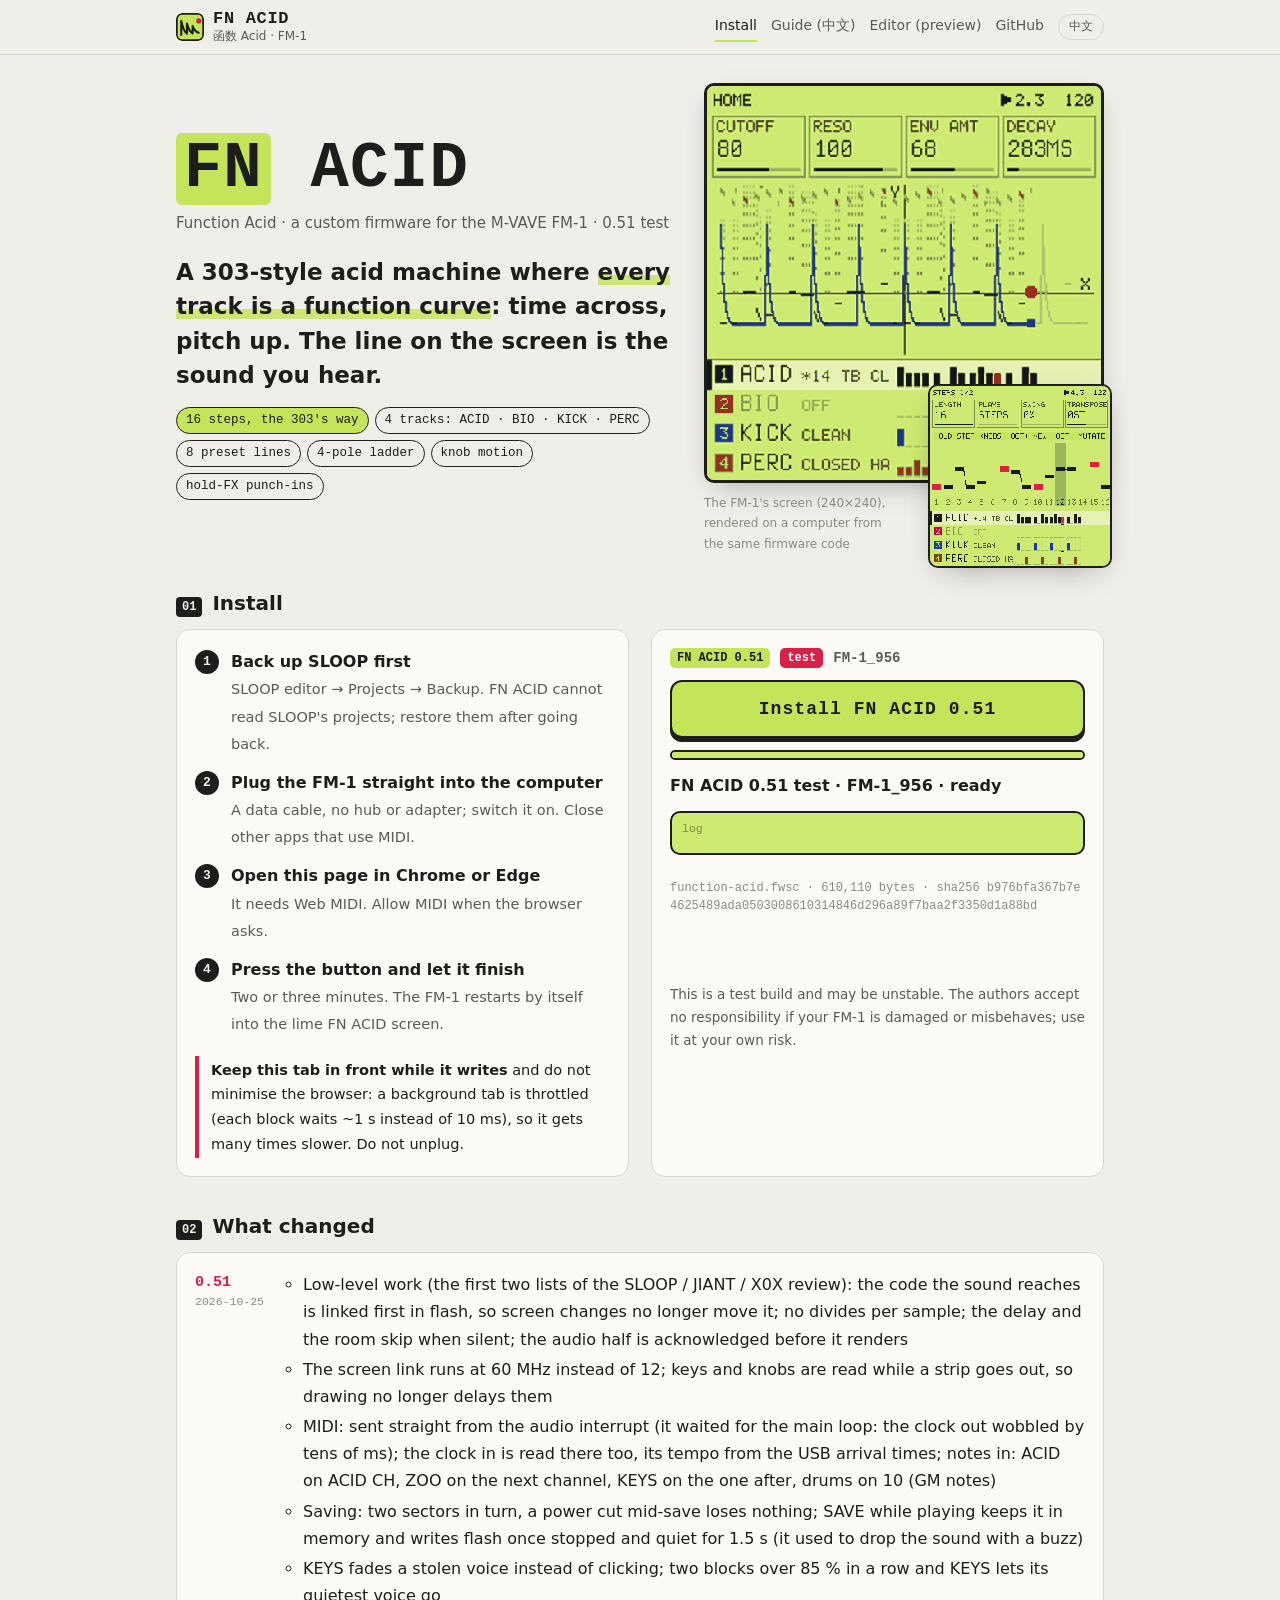
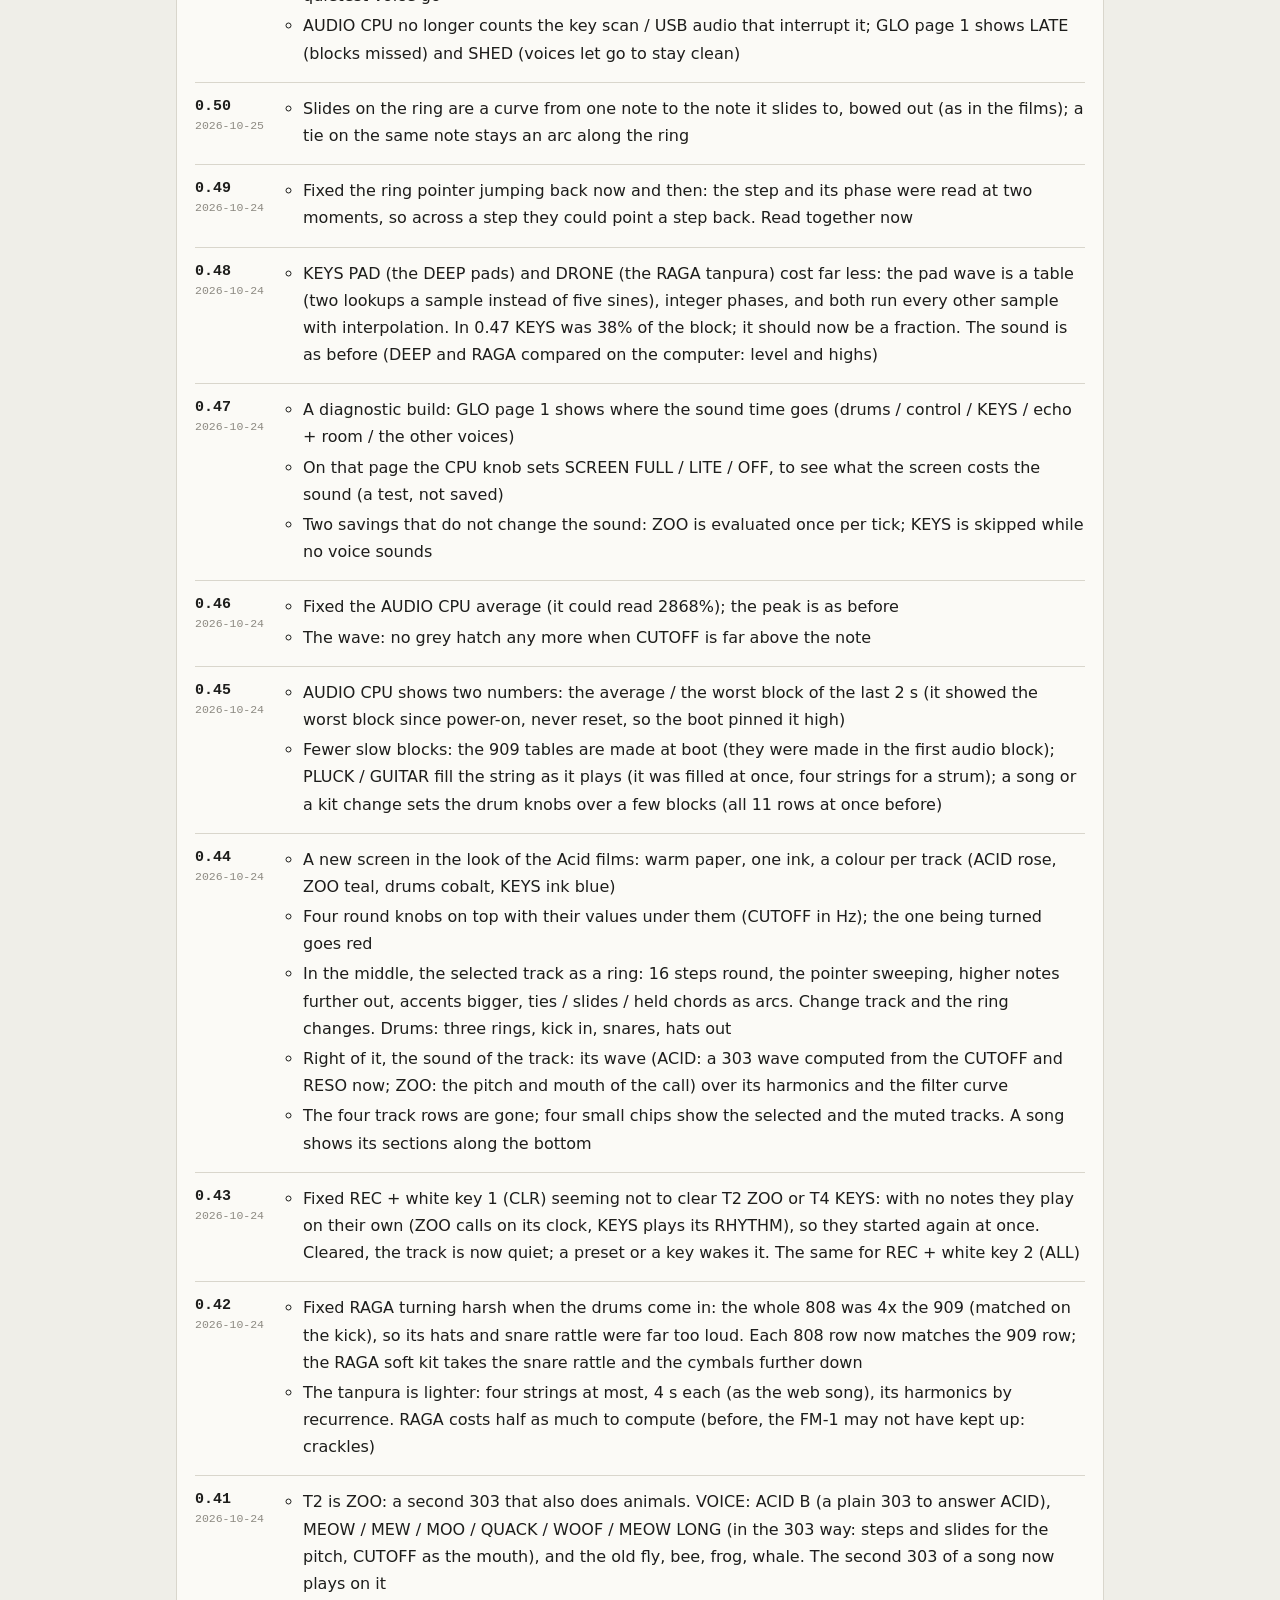
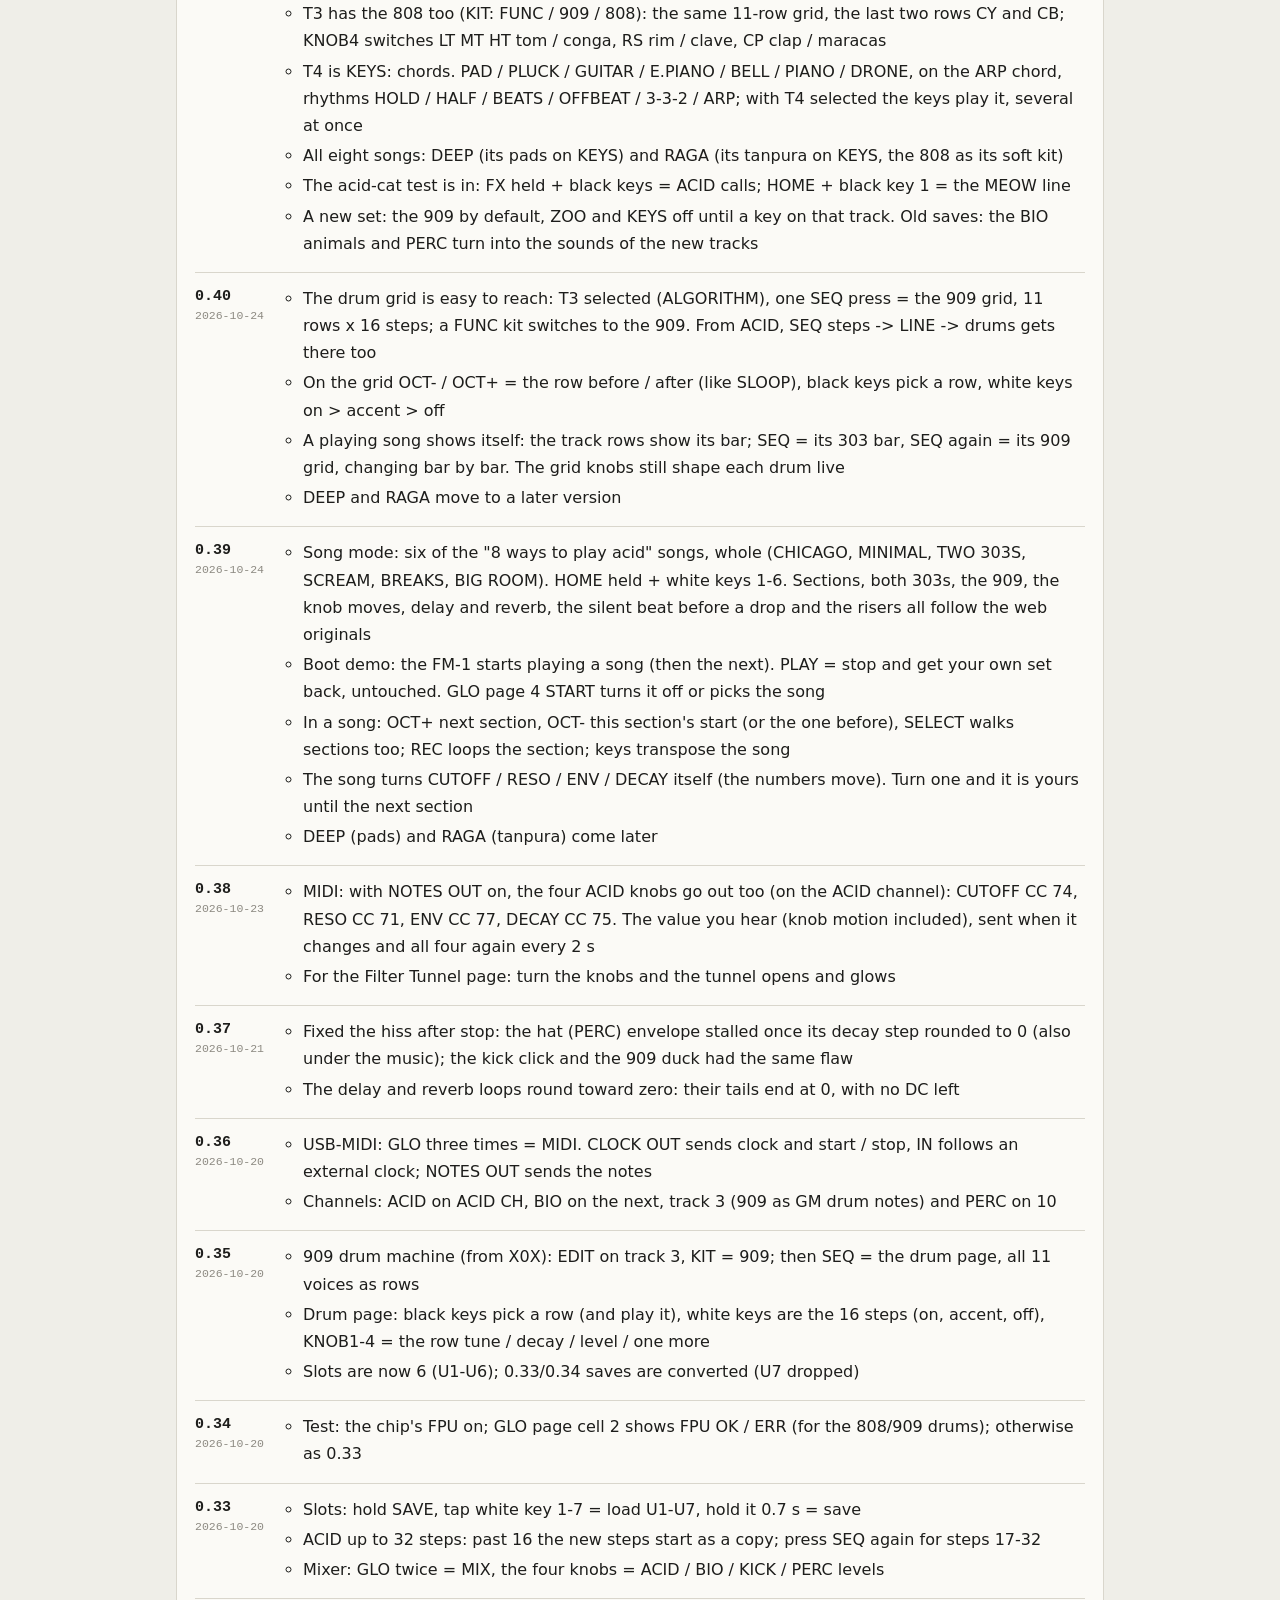
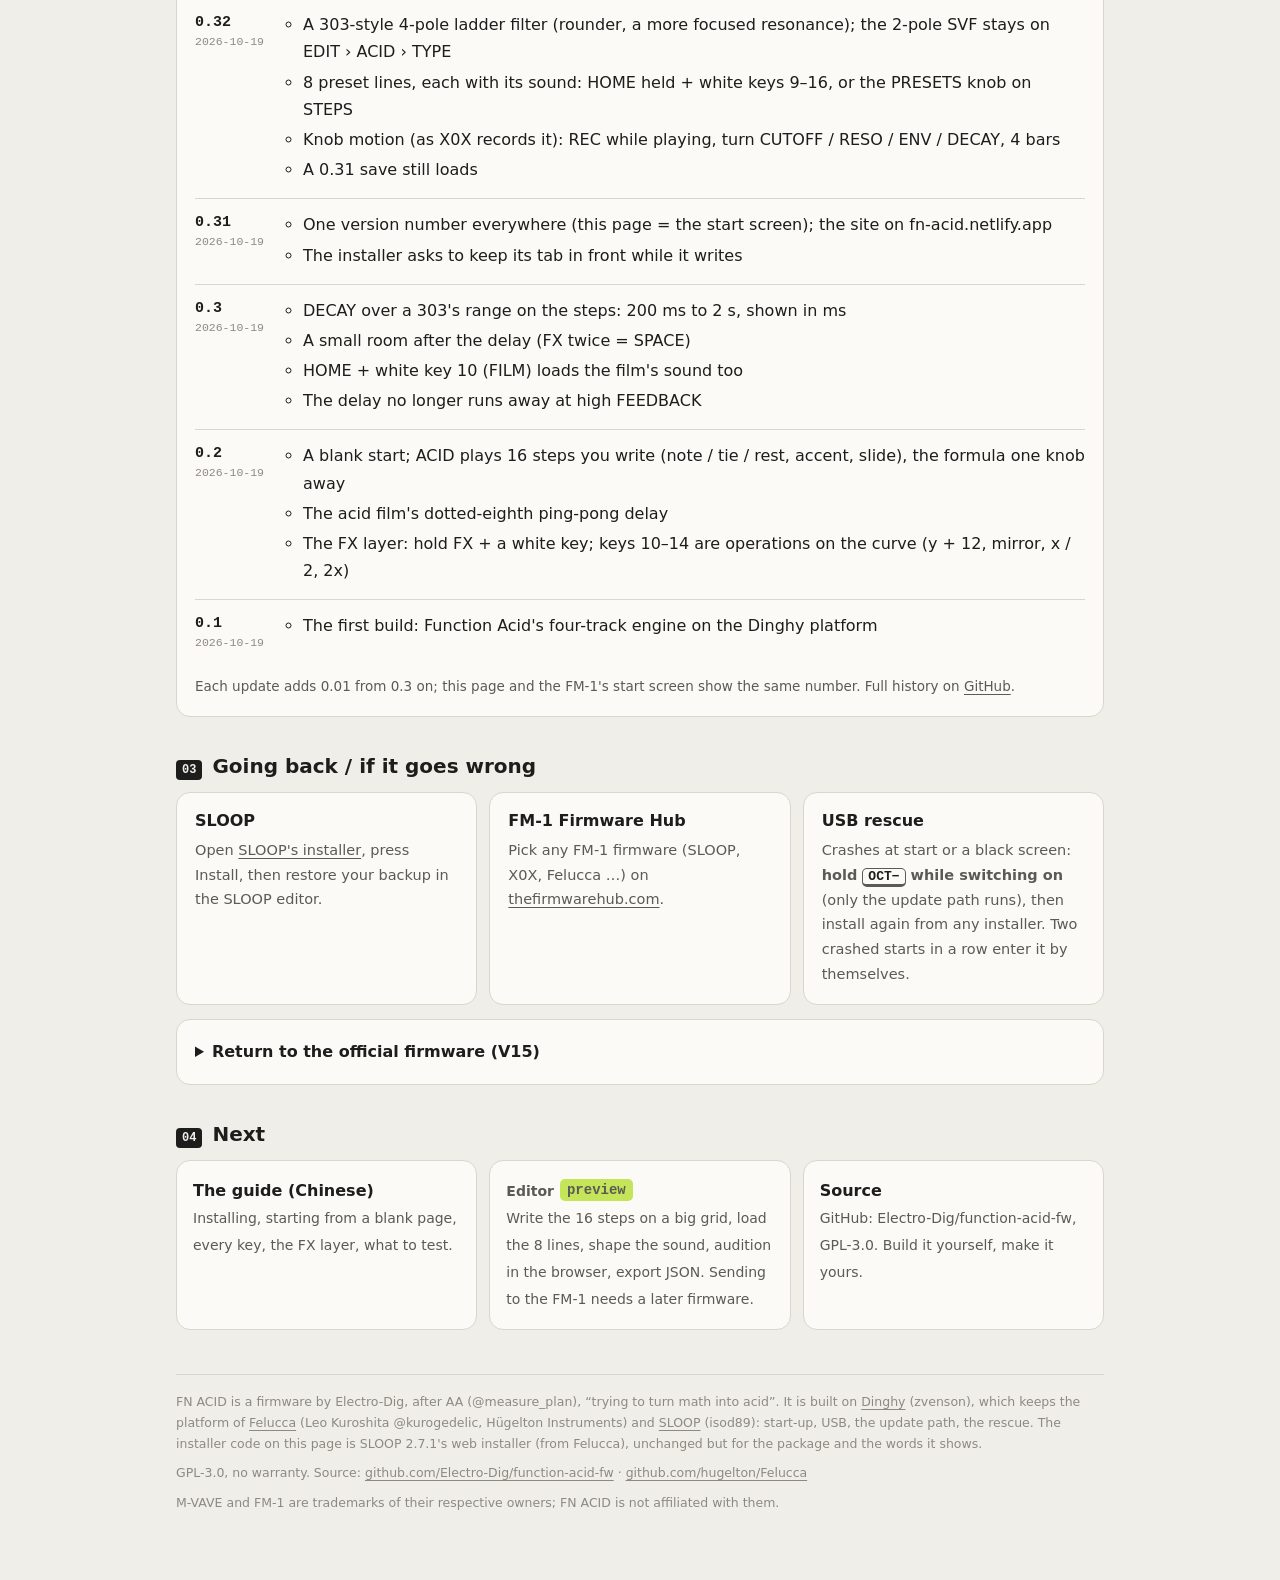
<file: web/installer/index.html>
<!doctype html>
<!-- SPDX-License-Identifier: GPL-3.0-only
     FN ACID's install page. The page is ours; the installer code in the <script> below is SLOOP 2.7.1's web installer
     (isod89), itself Felucca's (Copyright (C) 2026 Leo Kuroshita (@kurogedelic), Hügelton Instruments), copied unchanged
     by tools/make_installer.py except for the package it installs and the words it shows. Template: web/site/install.html -->
<html lang="zh-CN">
<head>
<meta charset="utf-8">
<meta name="viewport" content="width=device-width, initial-scale=1">
<title>FN ACID · 函数 Acid 固件安装</title>
<meta name="description" content="FN ACID 0.51：M-VAVE FM-1 的 303 式 acid 固件，每条轨都是一条函数曲线。用 Chrome / Edge 通过 USB 直接安装。">
<meta name="theme-color" content="#c4e45a">
<link rel="icon" href="data:image/svg+xml,%3Csvg%20viewBox%3D%220%200%2032%2032%22%20width%3D%2264%22%20height%3D%2264%22%20aria-hidden%3D%22true%22%3E%3Crect%20x%3D%221%22%20y%3D%221%22%20width%3D%2230%22%20height%3D%2230%22%20rx%3D%226%22%20fill%3D%22%23c4e45a%22%20stroke%3D%22%231d1d1b%22%20stroke-width%3D%222%22/%3E%3Cpath%20d%3D%22M6%2025V9c1.6%208%203.6%2012.6%206.5%2014.5V12c1.6%206.2%203.4%209.8%206.5%2011.2V15c1.5%204%203.3%206.6%207%207.6%22%20fill%3D%22none%22%20stroke%3D%22%231d1d1b%22%20stroke-width%3D%222.4%22%20stroke-linecap%3D%22round%22%20stroke-linejoin%3D%22round%22/%3E%3Ccircle%20cx%3D%2226%22%20cy%3D%229%22%20r%3D%223%22%20fill%3D%22%23d8204a%22/%3E%3C/svg%3E">
<style>
/* FN ACID site: one look for the installer, the guide and the editor (the firmware's screen: lime paper, ink, red).
   tools/make_installer.py inlines this file into build/site/index.html and guide.html. */
:root{--bg:#efeee8;--card:#fbfaf6;--ink:#1d1d1b;--ink2:#5b5a55;--ink3:#8d8a82;--line:#d9d6cc;
      --lcd:#ceea70;--lime:#c4e45a;--lcdink:#1d1d1b;--red:#d8204a;--t2:#b0103a;--t3:#1d3fae;--t4:#7a4a00;
      --mono:ui-monospace,"SFMono-Regular","Cascadia Mono",Consolas,Menlo,monospace;
      --sans:system-ui,-apple-system,"PingFang SC","Hiragino Sans GB","Microsoft YaHei","Noto Sans SC",sans-serif;color-scheme:light}
@media (prefers-color-scheme:dark){:root:not([data-theme="light"]){--bg:#151517;--card:#1e1e22;--ink:#ecebe6;--ink2:#a9a8a1;--ink3:#7b7a75;
  --line:#34343a;--red:#ff4f73;--t2:#ff6b8a;--t3:#8aa2ff;--t4:#e0a64a;color-scheme:dark}}
:root[data-theme="dark"]{--bg:#151517;--card:#1e1e22;--ink:#ecebe6;--ink2:#a9a8a1;--ink3:#7b7a75;--line:#34343a;--red:#ff4f73;
  --t2:#ff6b8a;--t3:#8aa2ff;--t4:#e0a64a;color-scheme:dark}
*{box-sizing:border-box}
html{-webkit-text-size-adjust:100%}
body{margin:0;background:var(--bg);color:var(--ink);font:16px/1.7 var(--sans);overflow-x:hidden}
a{color:inherit;text-underline-offset:3px;text-decoration-thickness:1px}
a:hover{color:var(--red)}
code,kbd,pre,.mono{font-family:var(--mono)}
code{font-size:.9em;background:color-mix(in srgb,var(--ink) 8%,transparent);padding:0 4px;border-radius:4px}
#nl-badge-frame{display:none!important}
[hidden]{display:none!important}
html[lang="en"] [data-l="zh"],html:not([lang="en"]) [data-l="en"]{display:none!important}

/* top bar */
.bar{position:sticky;top:0;z-index:5;background:color-mix(in srgb,var(--bg) 88%,transparent);backdrop-filter:blur(8px);
     border-bottom:1px solid var(--line)}
.bar .in{max-width:960px;margin:0 auto;padding:10px 16px;display:flex;align-items:center;gap:14px;flex-wrap:wrap}
.brand{display:flex;align-items:center;gap:9px;text-decoration:none;font:700 17px/1 var(--mono);letter-spacing:.04em;color:var(--ink)}
.brand svg{width:28px;height:28px;flex:none;border-radius:6px}
.brand small{font:500 12px/1 var(--sans);color:var(--ink2);letter-spacing:0}
.nav{display:flex;gap:4px 14px;flex-wrap:wrap;margin-left:auto;font-size:14px}
.nav a{text-decoration:none;color:var(--ink2);padding:2px 0;border-bottom:2px solid transparent}
.nav a:hover,.nav a.on{color:var(--ink);border-bottom-color:var(--lime)}
button.lang{font:500 12px/1 var(--mono);color:var(--ink2);background:none;border:1px solid var(--line);border-radius:999px;padding:6px 10px;cursor:pointer}
button.lang:hover{color:var(--ink);border-color:var(--ink2)}

main{max-width:960px;margin:0 auto;padding:28px 16px 64px}
h1,h2,h3{line-height:1.3}
h2{font-size:20px;margin:0 0 12px;display:flex;align-items:baseline;gap:10px}
h2 .no{font:700 12px/1 var(--mono);background:var(--ink);color:var(--bg);padding:4px 6px;border-radius:4px}
.sec{margin:36px 0 0}
.card{background:var(--card);border:1px solid var(--line);border-radius:14px;padding:18px 18px}
.dim{color:var(--ink2)}
.small{font-size:13.5px;color:var(--ink2)}
.chips{display:flex;flex-wrap:wrap;gap:6px;margin:14px 0 0;padding:0;list-style:none}
.chips li{font:500 12.5px/1.2 var(--mono);border:1px solid var(--ink);border-radius:999px;padding:5px 9px}
.chips li.hot{background:var(--lime);color:var(--lcdink);border-color:var(--lcdink)}
.lcd{background:var(--lcd);color:var(--lcdink);border-radius:10px;border:2px solid var(--lcdink)}
.pill{display:inline-block;font:700 12px/1 var(--mono);padding:4px 7px;border-radius:5px;background:var(--lime);color:var(--lcdink)}
.pill.red{background:var(--red);color:#fff}

/* the install page */
.hero{display:grid;grid-template-columns:minmax(0,1.25fr) minmax(0,1fr);gap:28px;align-items:center}
@media (max-width:760px){.hero{grid-template-columns:1fr;gap:20px}}
.hero h1{font:800 clamp(40px,8vw,64px)/1 var(--mono);letter-spacing:.02em;margin:0}
.hero h1 .fn{background:var(--lime);color:var(--lcdink);padding:0 .12em;border-radius:6px}
.hero .sub{font-size:15px;color:var(--ink2);margin:10px 0 0}
.hero .one{font-size:clamp(19px,2.6vw,23px);line-height:1.5;margin:18px 0 0;font-weight:600}
.hero .one em{font-style:normal;background:linear-gradient(transparent 62%,color-mix(in srgb,var(--lime) 80%,transparent) 62%)}
.shots{position:relative}
.shots img{display:block;width:100%;height:auto;image-rendering:pixelated;border-radius:10px;border:3px solid var(--lcdink);
           box-shadow:0 10px 30px -12px rgba(0,0,0,.35)}
.shots img+img{position:absolute;width:46%;right:-8px;bottom:-14px;border-width:2px}
@media (max-width:760px){.shots{max-width:360px;margin:0 auto 14px}}
.shots figcaption{font-size:12px;color:var(--ink3);margin-top:10px;padding-right:50%}

.install{display:grid;grid-template-columns:minmax(0,1fr) minmax(0,1fr);gap:22px}
@media (max-width:760px){.install{grid-template-columns:1fr}}
ol.steps{margin:0;padding:0;list-style:none;counter-reset:s}
ol.steps li{counter-increment:s;position:relative;padding:0 0 12px 36px}
ol.steps li::before{content:counter(s);position:absolute;left:0;top:2px;width:24px;height:24px;border-radius:50%;
  background:var(--ink);color:var(--bg);font:700 13px/24px var(--mono);text-align:center}
ol.steps li b{display:block}
ol.steps li span{color:var(--ink2);font-size:14.5px}
.go-box{display:flex;flex-direction:column;gap:12px}
.ver{display:flex;align-items:center;gap:10px;flex-wrap:wrap;font:600 14px/1.3 var(--mono)}
button#go{font:800 18px/1 var(--mono);letter-spacing:.06em;background:var(--lime);color:var(--lcdink);border:2px solid var(--lcdink);
  border-radius:12px;padding:18px 16px;width:100%;cursor:pointer;box-shadow:0 4px 0 var(--lcdink);transition:transform .06s,box-shadow .06s}
button#go:hover:not(:disabled){filter:brightness(1.04)}
button#go:active:not(:disabled){transform:translateY(3px);box-shadow:0 1px 0 var(--lcdink)}
button#go:disabled{background:var(--line);color:var(--ink3);border-color:var(--line);box-shadow:none;cursor:default}
progress{-webkit-appearance:none;appearance:none;width:100%;height:10px;border:2px solid var(--lcdink);border-radius:6px;background:var(--lcd);overflow:hidden}
progress::-webkit-progress-bar{background:var(--lcd)}
progress::-webkit-progress-value{background:var(--lcdink)}
progress::-moz-progress-bar{background:var(--lcdink)}
#status{margin:0;min-height:1.7em;font-weight:600;font-variant-numeric:tabular-nums}
#log{margin:0;font:11.5px/1.45 var(--mono);white-space:pre-wrap;max-height:150px;overflow:auto;padding:8px 10px;min-height:44px}
#log:empty::before{content:"log";opacity:.45}
.warn{border-left:4px solid var(--red);padding:2px 0 2px 12px;font-size:14.5px}
.meta{font:12px/1.5 var(--mono);color:var(--ink3);word-break:break-all}
button.ed{font:inherit;font-size:14px;background:none;color:var(--ink);border:1px solid var(--line);border-radius:999px;padding:6px 14px;cursor:pointer}

.log-list{margin:0;padding:0;list-style:none}
.log-list>li{display:grid;grid-template-columns:76px minmax(0,1fr);gap:14px;padding:12px 0;border-top:1px solid var(--line)}
.log-list>li:first-child{border-top:0;padding-top:0}
.log-list .v{font:700 15px/1.6 var(--mono)}
.log-list .v small{display:block;font:400 11.5px/1.3 var(--mono);color:var(--ink3)}
.log-list ul{margin:0;padding-left:18px}
.log-list li li{margin:0 0 3px}
.log-list>li.now .v{color:var(--red)}

.back{display:grid;grid-template-columns:repeat(3,minmax(0,1fr));gap:12px}
@media (max-width:760px){.back{grid-template-columns:1fr}}
.back .card h3{margin:0 0 6px;font-size:16px}
.back .card p{margin:0;font-size:14.5px;color:var(--ink2)}
.back kbd{font-size:13px;border:1px solid var(--ink2);border-bottom-width:3px;border-radius:5px;padding:0 5px;color:var(--ink)}
details.stock{margin-top:14px}
details.stock summary{cursor:pointer;font-weight:600}
details.stock p{margin:8px 0;font-size:14px}
button#stock-go{font:600 14px/1 var(--sans);background:var(--card);color:var(--ink);border:1px solid var(--ink2);border-radius:10px;padding:11px 16px;cursor:pointer}
button#stock-go:disabled{color:var(--ink3);border-color:var(--line);cursor:default}

.more{display:grid;grid-template-columns:repeat(3,minmax(0,1fr));gap:12px}
@media (max-width:760px){.more{grid-template-columns:1fr}}
.more a{display:block;text-decoration:none;background:var(--card);border:1px solid var(--line);border-radius:14px;padding:16px}
.more a:hover{border-color:var(--ink);color:inherit}
.more a b{display:block;font-size:16px}
.more a span{font-size:14px;color:var(--ink2)}
.more a .pill{margin-left:6px;vertical-align:2px}
footer{margin-top:44px;padding-top:16px;border-top:1px solid var(--line);font-size:12.5px;color:var(--ink3)}
footer p{margin:0 0 8px}
</style>
</head>
<body>
<header class="bar"><div class="in">
  <a class="brand" href="./"><svg viewBox="0 0 32 32" width="28" height="28" aria-hidden="true"><rect x="1" y="1" width="30" height="30" rx="6" fill="#c4e45a" stroke="#1d1d1b" stroke-width="2"/><path d="M6 25V9c1.6 8 3.6 12.6 6.5 14.5V12c1.6 6.2 3.4 9.8 6.5 11.2V15c1.5 4 3.3 6.6 7 7.6" fill="none" stroke="#1d1d1b" stroke-width="2.4" stroke-linecap="round" stroke-linejoin="round"/><circle cx="26" cy="9" r="3" fill="#d8204a"/></svg><span>FN ACID<br><small>函数 Acid · FM-1</small></span></a>
  <nav class="nav">
    <a class="on" href="./"><span data-l="zh">安装</span><span data-l="en">Install</span></a>
    <a href="guide.html"><span data-l="zh">上机说明</span><span data-l="en">Guide (中文)</span></a>
    <a href="editor/"><span data-l="zh">编辑器原型</span><span data-l="en">Editor (preview)</span></a>
    <a href="https://github.com/Electro-Dig/function-acid-fw" target="_blank" rel="noopener">GitHub</a>
  </nav>
  <button class="lang" id="lang" type="button"></button>
</div></header>

<main>
  <section class="hero">
    <div>
      <h1><span class="fn">FN</span> ACID</h1>
      <p class="sub"><span data-l="zh">函数 Acid · M-VAVE FM-1 的自制固件 · 0.51 测试版</span><span data-l="en">Function Acid · a custom firmware for the M-VAVE FM-1 · 0.51 test</span></p>
      <p class="one" data-l="zh">一台 303 式的 acid 机器，<em>每条轨都是一条函数曲线</em>：横轴是时间，纵轴是音高，屏幕上画出来的线，就是你听到的声音。</p>
      <p class="one" data-l="en">A 303-style acid machine where <em>every track is a function curve</em>: time across, pitch up. The line on the screen is the sound you hear.</p>
      <ul class="chips">
        <li class="hot" data-l="zh">16 步 303 式音序</li><li class="hot" data-l="en">16 steps, the 303's way</li>
        <li data-l="zh">4 轨 ACID · BIO · KICK · PERC</li><li data-l="en">4 tracks: ACID · BIO · KICK · PERC</li>
        <li data-l="zh">8 条预设旋律</li><li data-l="en">8 preset lines</li>
        <li data-l="zh">4 层梯形滤波</li><li data-l="en">4-pole ladder</li>
        <li data-l="zh">录旋钮动作</li><li data-l="en">knob motion</li>
        <li data-l="zh">按住 FX 的效果层</li><li data-l="en">hold-FX punch-ins</li>
      </ul>
    </div>
    <figure class="shots" style="margin:0">
      <img src="[data-uri]" width="480" height="480" alt="FN ACID 的 HOME 页：CUTOFF RESO ENV DECAY 四格，四条函数曲线，四条轨道">
      <img src="[data-uri]" width="480" height="480" alt="FN ACID 的 STEPS 页：16 步，重音红色，滑音斜线">
      <figcaption><span data-l="zh">FM-1 的屏幕（240×240，同一份固件代码在电脑上渲染的截图）</span><span data-l="en">The FM-1's screen (240×240), rendered on a computer from the same firmware code</span></figcaption>
    </figure>
  </section>

  <section class="sec" id="install">
    <h2><span class="no">01</span><span data-l="zh">安装</span><span data-l="en">Install</span></h2>
    <div class="install">
      <div class="card">
        <ol class="steps">
          <li data-l="zh"><b>先备份 SLOOP 的工程</b><span>SLOOP 编辑器 → Projects → Backup。FN ACID 读不了 SLOOP 的工程；刷回 SLOOP 后可以恢复。</span></li>
          <li data-l="en"><b>Back up SLOOP first</b><span>SLOOP editor → Projects → Backup. FN ACID cannot read SLOOP's projects; restore them after going back.</span></li>
          <li data-l="zh"><b>用 USB 线直接插电脑</b><span>要能传数据的线，不要经过 Hub 或转接器；FM-1 开机。关掉其它用 MIDI 的软件。</span></li>
          <li data-l="en"><b>Plug the FM-1 straight into the computer</b><span>A data cable, no hub or adapter; switch it on. Close other apps that use MIDI.</span></li>
          <li data-l="zh"><b>用电脑上的 Chrome 或 Edge 打开本页</b><span>要 Web MIDI。浏览器问 MIDI 权限时选“允许”。</span></li>
          <li data-l="en"><b>Open this page in Chrome or Edge</b><span>It needs Web MIDI. Allow MIDI when the browser asks.</span></li>
          <li data-l="zh"><b>按下面的按钮，等它走完</b><span>两三分钟。FM-1 会自己重启，屏幕变成荧光绿的 FN ACID。</span></li>
          <li data-l="en"><b>Press the button and let it finish</b><span>Two or three minutes. The FM-1 restarts by itself into the lime FN ACID screen.</span></li>
        </ol>
        <p class="warn" style="margin:6px 0 0"><span data-l="zh"><b>写入时别切走这个标签页</b>，也别最小化浏览器：后台标签页会被浏览器限速，每块数据之间的等待从 10 毫秒变成约 1 秒，整个过程会慢好几倍。也别拔线。</span><span data-l="en"><b>Keep this tab in front while it writes</b> and do not minimise the browser: a background tab is throttled (each block waits ~1 s instead of 10 ms), so it gets many times slower. Do not unplug.</span></p>
      </div>
      <div class="card go-box">
        <div class="ver"><span class="pill">FN ACID 0.51</span><span class="pill red" data-l="zh">测试版</span><span class="pill red" data-l="en">test</span><span class="dim">FM-1_956</span></div>
        <button id="go" disabled data-t="install"></button>
        <progress id="bar" max="100" value="0"></progress>
        <p id="status" role="status" aria-live="polite"></p>
        <pre id="log" class="lcd"></pre>
        <p class="meta">function-acid.fwsc · 610,110 bytes · sha256 b976bfa367b7e4625489ada0503008610314846d296a89f7baa2f3350d1a88bd</p>
        <p><button id="app" class="ed" hidden data-t="appInstall"></button></p>
        <p class="small" style="margin:0"><span data-l="zh">这是测试版，可能不稳定。自制固件造成的任何损坏或问题，作者不承担责任，请自行判断是否使用。</span><span data-l="en">This is a test build and may be unstable. The authors accept no responsibility if your FM-1 is damaged or misbehaves; use it at your own risk.</span></p>
      </div>
    </div>
  </section>

  <section class="sec" id="changes">
    <h2><span class="no">02</span><span data-l="zh">每一版改了什么</span><span data-l="en">What changed</span></h2>
    <div class="card">
      <ul class="log-list">
        <li class="now"><div class="v">0.51<small>2026-10-25</small></div><div><ul data-l="zh"><li>底层优化（对照 SLOOP / JIANT / X0X 评审的前两批）：声音会用到的代码排到闪存最前面，界面怎么改都不会再挤到它；每个采样里的除法改成乘法；回声和混响空闲时整段跳过；声音缓冲先确认再渲染</li><li>屏幕传输从 12 MHz 提到 60 MHz；按键、旋钮在等屏幕的空当也会被处理，画面不再拖慢按键</li><li>MIDI：输出直接从声音中断发出（以前要等主循环转发，时钟会抖几十毫秒）；时钟输入也在声音中断里处理，按 USB 收到的时刻算速度；新加音符输入：ACID 在 ACID CH，ZOO 在下一个通道，KEYS 再下一个，鼓在 10 通道（GM 鼓号）</li><li>存档：两个扇区轮流写，写到一半断电也不会丢；播放中按 SAVE 先记在内存里，停下且 1.5 秒没操作才写进闪存（以前播放中存会断音并嗡一声）</li><li>KEYS 被抢的声部淡出，不再咔哒；声音连续两块超过 85% 时 KEYS 先放掉最轻的一个声部</li><li>AUDIO CPU 扣掉按键扫描 / USB 声卡打断它的时间；GLO 第 1 页右边多了 LATE（迟到丢掉的块）和 SHED（为了不爆音放掉的声部）</li></ul><ul data-l="en"><li>Low-level work (the first two lists of the SLOOP / JIANT / X0X review): the code the sound reaches is linked first in flash, so screen changes no longer move it; no divides per sample; the delay and the room skip when silent; the audio half is acknowledged before it renders</li><li>The screen link runs at 60 MHz instead of 12; keys and knobs are read while a strip goes out, so drawing no longer delays them</li><li>MIDI: sent straight from the audio interrupt (it waited for the main loop: the clock out wobbled by tens of ms); the clock in is read there too, its tempo from the USB arrival times; notes in: ACID on ACID CH, ZOO on the next channel, KEYS on the one after, drums on 10 (GM notes)</li><li>Saving: two sectors in turn, a power cut mid-save loses nothing; SAVE while playing keeps it in memory and writes flash once stopped and quiet for 1.5 s (it used to drop the sound with a buzz)</li><li>KEYS fades a stolen voice instead of clicking; two blocks over 85 % in a row and KEYS lets its quietest voice go</li><li>AUDIO CPU no longer counts the key scan / USB audio that interrupt it; GLO page 1 shows LATE (blocks missed) and SHED (voices let go to stay clean)</li></ul></div></li>
        <li><div class="v">0.50<small>2026-10-25</small></div><div><ul data-l="zh"><li>转盘上的滑音画成一条连线：从前一个音的点弯出去，连到滑到的那个音（像视频里那样）；同一个音的连音仍是贴着圆圈的一段弧</li></ul><ul data-l="en"><li>Slides on the ring are a curve from one note to the note it slides to, bowed out (as in the films); a tie on the same note stays an arc along the ring</li></ul></div></li>
        <li><div class="v">0.49<small>2026-10-24</small></div><div><ul data-l="zh"><li>修转盘指针偶尔往回跳：画的时候「第几步」和「这一步走到哪」是分两次读的，刚好跨步时会拼出一个往回一格的位置。现在一起读</li></ul><ul data-l="en"><li>Fixed the ring pointer jumping back now and then: the step and its phase were read at two moments, so across a step they could point a step back. Read together now</li></ul></div></li>
        <li><div class="v">0.48<small>2026-10-24</small></div><div><ul data-l="zh"><li>KEYS 的 PAD（DEEP 的和弦垫）和 DRONE（RAGA 的坦普拉）省算：波形预先做成表，每个采样只查两次表（以前要算 5 次正弦），相位改用整数，并且每两个采样算一次、中间插值。在 0.47 的分项里 KEYS 占了 38%，这一版应该降到一个零头。声音和以前一样（电脑上对比 DEEP、RAGA 的音量和高频）</li></ul><ul data-l="en"><li>KEYS PAD (the DEEP pads) and DRONE (the RAGA tanpura) cost far less: the pad wave is a table (two lookups a sample instead of five sines), integer phases, and both run every other sample with interpolation. In 0.47 KEYS was 38% of the block; it should now be a fraction. The sound is as before (DEEP and RAGA compared on the computer: level and highs)</li></ul></div></li>
        <li><div class="v">0.47<small>2026-10-24</small></div><div><ul data-l="zh"><li>测负载用的诊断版：GLO 第 1 页右边显示声音各部分占多少（鼓 / CONTROL / KEYS / 回声+混响 / 其余声部）</li><li>同一页拧 CPU 那一格的旋钮：SCREEN FULL / LITE / OFF，看画面对声音负载的影响（只是试验，不存）</li><li>两处不改声音的省算：ZOO 的叫声每次只算一遍；KEYS 没有声部在响时整段跳过</li></ul><ul data-l="en"><li>A diagnostic build: GLO page 1 shows where the sound time goes (drums / control / KEYS / echo + room / the other voices)</li><li>On that page the CPU knob sets SCREEN FULL / LITE / OFF, to see what the screen costs the sound (a test, not saved)</li><li>Two savings that do not change the sound: ZOO is evaluated once per tick; KEYS is skipped while no voice sounds</li></ul></div></li>
        <li><div class="v">0.46<small>2026-10-24</small></div><div><ul data-l="zh"><li>修 AUDIO CPU 的平均值算错（会显示 2868% 这种数）；峰值不变</li><li>波形窗：CUTOFF 开得很大时不再画成一片竖线</li></ul><ul data-l="en"><li>Fixed the AUDIO CPU average (it could read 2868%); the peak is as before</li><li>The wave: no grey hatch any more when CUTOFF is far above the note</li></ul></div></li>
        <li><div class="v">0.45<small>2026-10-24</small></div><div><ul data-l="zh"><li>AUDIO CPU 改成两个数：平均 / 最近 2 秒最差的一块（之前只显示开机以来最差的一块，永远不归零，所以开机那一下就把它钉在高位）</li><li>去掉几处一下子算很多的地方：909 的表在开机时做好（之前在第一块声音里做）；KEYS 的 PLUCK / GUITAR 起音时边弹边填琴弦（之前一下填满，扫弦一次 4 根）；换曲子 / 换鼓组时旋钮分几块设完（之前 11 行一次设完）</li></ul><ul data-l="en"><li>AUDIO CPU shows two numbers: the average / the worst block of the last 2 s (it showed the worst block since power-on, never reset, so the boot pinned it high)</li><li>Fewer slow blocks: the 909 tables are made at boot (they were made in the first audio block); PLUCK / GUITAR fill the string as it plays (it was filled at once, four strings for a strum); a song or a kit change sets the drum knobs over a few blocks (all 11 rows at once before)</li></ul></div></li>
        <li><div class="v">0.44<small>2026-10-24</small></div><div><ul data-l="zh"><li>新界面：换成 Acid 视频的视觉。暖白底、一种墨线，每条轨一个颜色（ACID 玫红、ZOO 青绿、鼓 钴蓝、KEYS 墨蓝）</li><li>上面是四个圆旋钮，读数直接写在下面（CUTOFF 显示 Hz）；正在拧的那个变红</li><li>中间是当前轨的转盘：一圈 16 步，指针扫过当前这一步，音越高点越往外，重音点更大，连音 / 滑音 / 按住的和弦是一段弧。切轨道，转盘就换成那条轨。鼓是三圈：里圈底鼓，中圈军鼓 / 拍手 / 通鼓，外圈镲</li><li>右边是这条轨的声音：上面波形（ACID 是按当前 CUTOFF / RESO 算出来的 303 波形，ZOO 是叫声的音高和嘴型），下面是谐波和滤波曲线</li><li>去掉了下面四排轨道条；右下四个小色块表示选的是哪条轨、哪条静音了。放曲子时底部是一条段落带</li></ul><ul data-l="en"><li>A new screen in the look of the Acid films: warm paper, one ink, a colour per track (ACID rose, ZOO teal, drums cobalt, KEYS ink blue)</li><li>Four round knobs on top with their values under them (CUTOFF in Hz); the one being turned goes red</li><li>In the middle, the selected track as a ring: 16 steps round, the pointer sweeping, higher notes further out, accents bigger, ties / slides / held chords as arcs. Change track and the ring changes. Drums: three rings, kick in, snares, hats out</li><li>Right of it, the sound of the track: its wave (ACID: a 303 wave computed from the CUTOFF and RESO now; ZOO: the pitch and mouth of the call) over its harmonics and the filter curve</li><li>The four track rows are gone; four small chips show the selected and the muted tracks. A song shows its sections along the bottom</li></ul></div></li>
        <li><div class="v">0.43<small>2026-10-24</small></div><div><ul data-l="zh"><li>修 REC + 白键 1（CLR）在第 2 轨 ZOO、第 4 轨 KEYS 上好像清不掉：这两条轨没有音符时会自己弹（ZOO 按自己的节拍叫，KEYS 按 RHYTHM 弹和弦），清完立刻又自己弹起来。现在清完这条轨就安静；要它自己弹，拧 PRESETS 选个预设或弹一下琴键。REC + 白键 2（ALL）也一样</li></ul><ul data-l="en"><li>Fixed REC + white key 1 (CLR) seeming not to clear T2 ZOO or T4 KEYS: with no notes they play on their own (ZOO calls on its clock, KEYS plays its RHYTHM), so they started again at once. Cleared, the track is now quiet; a preset or a key wakes it. The same for REC + white key 2 (ALL)</li></ul></div></li>
        <li><div class="v">0.42<small>2026-10-24</small></div><div><ul data-l="zh"><li>修 RAGA 鼓进来后刺耳：808 整套原来被放大到 909 的 4 倍（按底鼓对齐的），镲和军鼓的响弦太冲。现在 808 每一行单独对齐到 909 同一行的音量；RAGA 的软鼓再把军鼓响弦和镲压低</li><li>坦普拉减负：照原曲最多 4 根弦、每根 4 秒；泛音改用递推算。RAGA 在电脑上的计算量降了一半（之前很可能让机器算不过来，出现杂音）</li></ul><ul data-l="en"><li>Fixed RAGA turning harsh when the drums come in: the whole 808 was 4x the 909 (matched on the kick), so its hats and snare rattle were far too loud. Each 808 row now matches the 909 row; the RAGA soft kit takes the snare rattle and the cymbals further down</li><li>The tanpura is lighter: four strings at most, 4 s each (as the web song), its harmonics by recurrence. RAGA costs half as much to compute (before, the FM-1 may not have kept up: crackles)</li></ul></div></li>
        <li><div class="v">0.41<small>2026-10-24</small></div><div><ul data-l="zh"><li>第 2 轨改成 ZOO：第二台 303，也会学动物叫。VOICE：ACID B（正常的 303，和 ACID 对着弹），MEOW / MEW / MOO / QUACK / WOOF / MEOW LONG（用 303 自己的方式叫：音高靠步 + 滑音，CUTOFF 是嘴），还有原来的苍蝇、蜜蜂、青蛙、鲸。CUTOFF 让嘴变大变小。放曲子时，曲子里的第二台 303 也由它来发声</li><li>第 3 轨多了 808（KIT：FUNC / 909 / 808）。同样是 11 行格子，最后两行是 CY（镲）和 CB（牛铃）；LT MT HT 的第 4 个旋钮切 TOM / CONGA，RS 切 RIM / CLAVE，CP 切 CLAP / MARACAS</li><li>第 4 轨改成 KEYS：能弹和弦的音色，PAD / PLUCK / GUITAR / E.PIANO / BELL / PIANO / DRONE。按 ARP 层选的和弦，节奏 HOLD / HALF / BEATS / OFFBEAT / 3-3-2 / ARP；选到第 4 轨弹琴键就是直接弹它，可以同时按几个键</li><li>曲目全部 8 首：DEEP（和弦垫在 KEYS 上）、RAGA（坦普拉在 KEYS 上，808 当软鼓）加进来了</li><li>学猫叫实验合进来：按住 FX + 黑键 = ACID 叫一声；HOME + 黑键 1 = MEOW 旋律</li><li>新设置：鼓默认 909，ZOO 和 KEYS 默认关着（选到那一轨弹一下琴键就打开）。旧存档里的 BIO 动物和 PERC 会换成新轨的对应音色</li></ul><ul data-l="en"><li>T2 is ZOO: a second 303 that also does animals. VOICE: ACID B (a plain 303 to answer ACID), MEOW / MEW / MOO / QUACK / WOOF / MEOW LONG (in the 303 way: steps and slides for the pitch, CUTOFF as the mouth), and the old fly, bee, frog, whale. The second 303 of a song now plays on it</li><li>T3 has the 808 too (KIT: FUNC / 909 / 808): the same 11-row grid, the last two rows CY and CB; KNOB4 switches LT MT HT tom / conga, RS rim / clave, CP clap / maracas</li><li>T4 is KEYS: chords. PAD / PLUCK / GUITAR / E.PIANO / BELL / PIANO / DRONE, on the ARP chord, rhythms HOLD / HALF / BEATS / OFFBEAT / 3-3-2 / ARP; with T4 selected the keys play it, several at once</li><li>All eight songs: DEEP (its pads on KEYS) and RAGA (its tanpura on KEYS, the 808 as its soft kit)</li><li>The acid-cat test is in: FX held + black keys = ACID calls; HOME + black key 1 = the MEOW line</li><li>A new set: the 909 by default, ZOO and KEYS off until a key on that track. Old saves: the BIO animals and PERC turn into the sounds of the new tracks</li></ul></div></li>
        <li><div class="v">0.40<small>2026-10-24</small></div><div><ul data-l="zh"><li>鼓格子好找了：选到第 3 轨（ALGORITHM）按一下 SEQ 就是 909 的 11 行 × 16 步格子；KIT 还是 FUNC 时自动换成 909。在 ACID 上连按 SEQ（步 → LINE → 鼓）也能到</li><li>格子上 OCT− / OCT+ = 上一行 / 下一行（像 SLOOP 的两个键），黑键直接选行，白键 开 → 重音 → 关</li><li>放曲子时屏幕跟着曲子走：轨道条显示曲子这一小节的 303 和鼓；SEQ = 曲子正在放的 303 这一小节，再按 SEQ = 曲子的 909 格子，一小节一小节在变。格子上的 4 个旋钮能实时改曲子里每种鼓的音色</li><li>水下、拉格 改到后面的版本</li></ul><ul data-l="en"><li>The drum grid is easy to reach: T3 selected (ALGORITHM), one SEQ press = the 909 grid, 11 rows x 16 steps; a FUNC kit switches to the 909. From ACID, SEQ steps -&gt; LINE -&gt; drums gets there too</li><li>On the grid OCT- / OCT+ = the row before / after (like SLOOP), black keys pick a row, white keys on &gt; accent &gt; off</li><li>A playing song shows itself: the track rows show its bar; SEQ = its 303 bar, SEQ again = its 909 grid, changing bar by bar. The grid knobs still shape each drum live</li><li>DEEP and RAGA move to a later version</li></ul></div></li>
        <li><div class="v">0.39<small>2026-10-24</small></div><div><ul data-l="zh"><li>曲目模式：「Acid 的八种玩法」里的 6 首完整曲子装进了机器（芝加哥、极简、两台 303、尖叫、碎拍、大场面）。按住 HOME + 白键 1–6 选曲，从头放到尾：段落、两台 303、909、旋钮怎么拧、回声混响、静一拍再落下、上升噪声，都照网页原曲</li><li>开机演示：开机直接放一首（放完接下一首）。按 PLAY = 停下，回到你自己的设置，什么都没丢。GLO 第 4 页 START 可以关掉演示，或指定开机放哪首</li><li>放曲子时：OCT+ = 下一段，OCT− = 回到这段开头（刚开始时 = 上一段），SELECT 旋钮也能跳段；REC = 循环这一段；弹琴键 = 整首移调</li><li>曲子自己在拧 CUTOFF / RESO / ENV / DECAY（屏幕上的数字跟着动）。你一拧，那个旋钮就归你，直到下一段曲子再接回去</li><li>水下（要和弦垫）和拉格（要坦普拉）放在后面的版本</li></ul><ul data-l="en"><li>Song mode: six of the &quot;8 ways to play acid&quot; songs, whole (CHICAGO, MINIMAL, TWO 303S, SCREAM, BREAKS, BIG ROOM). HOME held + white keys 1-6. Sections, both 303s, the 909, the knob moves, delay and reverb, the silent beat before a drop and the risers all follow the web originals</li><li>Boot demo: the FM-1 starts playing a song (then the next). PLAY = stop and get your own set back, untouched. GLO page 4 START turns it off or picks the song</li><li>In a song: OCT+ next section, OCT- this section&#x27;s start (or the one before), SELECT walks sections too; REC loops the section; keys transpose the song</li><li>The song turns CUTOFF / RESO / ENV / DECAY itself (the numbers move). Turn one and it is yours until the next section</li><li>DEEP (pads) and RAGA (tanpura) come later</li></ul></div></li>
        <li><div class="v">0.38<small>2026-10-23</small></div><div><ul data-l="zh"><li>MIDI：NOTES OUT 打开时，ACID 的四个旋钮也发出去（ACID 的通道）：CUTOFF = CC 74、RESO = CC 71、ENV = CC 77、DECAY = CC 75。发的是正在听到的值（录了旋钮动作就跟着动作走），一变就发，每 2 秒全部再发一遍</li><li>给「滤波隧道」网页用：拧机身上的旋钮，隧道的开口和墙上的光跟着变</li></ul><ul data-l="en"><li>MIDI: with NOTES OUT on, the four ACID knobs go out too (on the ACID channel): CUTOFF CC 74, RESO CC 71, ENV CC 77, DECAY CC 75. The value you hear (knob motion included), sent when it changes and all four again every 2 s</li><li>For the Filter Tunnel page: turn the knobs and the tunnel opens and glows</li></ul></div></li>
        <li><div class="v">0.37<small>2026-10-21</small></div><div><ul data-l="zh"><li>修好停止后的底噪：镲（PERC）的包络在很小时停止衰减，噪声一直低低地响（播放时也垫在下面）；底鼓的“咔哒”和 909 的闪避也有同样的问题</li><li>回声和混响的反馈回路改成向零取整：尾巴会真正衰减到 0，不再留下一点直流</li></ul><ul data-l="en"><li>Fixed the hiss after stop: the hat (PERC) envelope stalled once its decay step rounded to 0 (also under the music); the kick click and the 909 duck had the same flaw</li><li>The delay and reverb loops round toward zero: their tails end at 0, with no DC left</li></ul></div></li>
        <li><div class="v">0.36<small>2026-10-20</small></div><div><ul data-l="zh"><li>MIDI（USB）：按三下 GLO 进 MIDI 页。CLOCK：OUT = 发时钟和开始 / 停止，IN = 跟外部时钟走；NOTES OUT 打开后把音符发出去</li><li>通道：ACID = ACID CH，BIO = 下一个通道，第 3 轨（909 用通用鼓号）和 PERC = 10 通道</li></ul><ul data-l="en"><li>USB-MIDI: GLO three times = MIDI. CLOCK OUT sends clock and start / stop, IN follows an external clock; NOTES OUT sends the notes</li><li>Channels: ACID on ACID CH, BIO on the next, track 3 (909 as GM drum notes) and PERC on 10</li></ul></div></li>
        <li><div class="v">0.35<small>2026-10-20</small></div><div><ul data-l="zh"><li>909 鼓机（来自 X0X）：EDIT 选第 3 轨，KIT 选 909；再按 SEQ = 鼓的编辑页，11 个鼓一行一行排开</li><li>鼓页：黑键选哪一行（并试听），白键是 16 步（点一下开，再点重音，再点关），KNOB1–4 = 这一行的音高 / 衰减 / 音量 / 另一项</li><li>存档格改成 6 个（U1–U6）；0.33/0.34 的存档自动转过来（U7 舍去）</li></ul><ul data-l="en"><li>909 drum machine (from X0X): EDIT on track 3, KIT = 909; then SEQ = the drum page, all 11 voices as rows</li><li>Drum page: black keys pick a row (and play it), white keys are the 16 steps (on, accent, off), KNOB1-4 = the row tune / decay / level / one more</li><li>Slots are now 6 (U1-U6); 0.33/0.34 saves are converted (U7 dropped)</li></ul></div></li>
        <li><div class="v">0.34<small>2026-10-20</small></div><div><ul data-l="zh"><li>测试版：打开芯片的硬件浮点（FPU），GLO 页第 2 格显示 FPU OK / ERR，为 808/909 鼓做准备；其它和 0.33 一样</li></ul><ul data-l="en"><li>Test: the chip&#x27;s FPU on; GLO page cell 2 shows FPU OK / ERR (for the 808/909 drums); otherwise as 0.33</li></ul></div></li>
        <li><div class="v">0.33<small>2026-10-20</small></div><div><ul data-l="zh"><li>存档：按住 SAVE，点白键 1–7 = 读出 U1–U7，长按（0.7 秒）= 存进去</li><li>ACID 最多 32 步：LENGTH 拧过 16，新的步先复制原来的线；再按一次 SEQ 翻到 17–32 步</li><li>混音：按两下 GLO 进 MIX 页，四个旋钮 = ACID / BIO / KICK / PERC 的音量</li></ul><ul data-l="en"><li>Slots: hold SAVE, tap white key 1-7 = load U1-U7, hold it 0.7 s = save</li><li>ACID up to 32 steps: past 16 the new steps start as a copy; press SEQ again for steps 17-32</li><li>Mixer: GLO twice = MIX, the four knobs = ACID / BIO / KICK / PERC levels</li></ul></div></li>
        <li><div class="v">0.32<small>2026-10-19</small></div><div><ul data-l="zh"><li>滤波器换成 303 那种 4 层梯形（声音更圆、共振更集中）；原来的 2 层 SVF 在 EDIT › ACID › TYPE</li><li>8 条预设旋律连音色一起载入：按住 HOME + 白键 9–16，或 STEPS 页拧 PRESETS</li><li>录旋钮动作（X0X 的做法）：播放时按 REC，拧 CUTOFF / RESO / ENV / DECAY，录进 4 小节</li><li>0.31 存过的状态会保留</li></ul><ul data-l="en"><li>A 303-style 4-pole ladder filter (rounder, a more focused resonance); the 2-pole SVF stays on EDIT › ACID › TYPE</li><li>8 preset lines, each with its sound: HOME held + white keys 9–16, or the PRESETS knob on STEPS</li><li>Knob motion (as X0X records it): REC while playing, turn CUTOFF / RESO / ENV / DECAY, 4 bars</li><li>A 0.31 save still loads</li></ul></div></li>
        <li><div class="v">0.31<small>2026-10-19</small></div><div><ul data-l="zh"><li>到处只有一个版本号（安装页 = 开机画面）；网站上线 fn-acid.netlify.app</li><li>安装页提醒：写入时让标签页留在前台</li></ul><ul data-l="en"><li>One version number everywhere (this page = the start screen); the site on fn-acid.netlify.app</li><li>The installer asks to keep its tab in front while it writes</li></ul></div></li>
        <li><div class="v">0.3<small>2026-10-19</small></div><div><ul data-l="zh"><li>DECAY 改成 303 的范围：按步模式 200 毫秒到 2 秒，屏幕显示毫秒</li><li>加了一点小混响（FX 按两下 = SPACE 页）</li><li>HOME + 白键 10（FILM）连视频里的音色一起载入</li><li>修了延时反馈过大时停不下来的问题</li></ul><ul data-l="en"><li>DECAY over a 303&#x27;s range on the steps: 200 ms to 2 s, shown in ms</li><li>A small room after the delay (FX twice = SPACE)</li><li>HOME + white key 10 (FILM) loads the film&#x27;s sound too</li><li>The delay no longer runs away at high FEEDBACK</li></ul></div></li>
        <li><div class="v">0.2<small>2026-10-19</small></div><div><ul data-l="zh"><li>开机是一张空白页；ACID 改成按步写（音 / 连音 / 休止，重音、滑音），公式还在</li><li>延时换成视频里的附点八分乒乓回声</li><li>FX 层：按住 FX 再按住白键 = 效果一直在，松手恢复；10–14 直接对曲线做运算</li></ul><ul data-l="en"><li>A blank start; ACID plays 16 steps you write (note / tie / rest, accent, slide), the formula one knob away</li><li>The acid film&#x27;s dotted-eighth ping-pong delay</li><li>The FX layer: hold FX + a white key; keys 10–14 are operations on the curve (y + 12, mirror, x / 2, 2x)</li></ul></div></li>
        <li><div class="v">0.1<small>2026-10-19</small></div><div><ul data-l="zh"><li>第一版：函数 Acid 的四轨引擎移植到 Dinghy 平台</li></ul><ul data-l="en"><li>The first build: Function Acid&#x27;s four-track engine on the Dinghy platform</li></ul></div></li>
      </ul>
      <p class="small" style="margin:12px 0 0"><span data-l="zh">从 0.3 起每次加 0.01；安装页和 FM-1 开机画面显示同一个号。完整记录在 </span><span data-l="en">Each update adds 0.01 from 0.3 on; this page and the FM-1's start screen show the same number. Full history on </span><a href="https://github.com/Electro-Dig/function-acid-fw/commits" target="_blank" rel="noopener">GitHub</a>.</p>
    </div>
  </section>

  <section class="sec" id="back">
    <h2><span class="no">03</span><span data-l="zh">想回去 / 刷坏了</span><span data-l="en">Going back / if it goes wrong</span></h2>
    <div class="back">
      <div class="card"><h3>SLOOP</h3>
        <p data-l="zh">打开 <a href="https://isod89.github.io/sloop-fm1/webapp/installer/" target="_blank" rel="noopener">SLOOP 的安装页</a> 按 Install，再用 SLOOP 编辑器把备份恢复。</p>
        <p data-l="en">Open <a href="https://isod89.github.io/sloop-fm1/webapp/installer/" target="_blank" rel="noopener">SLOOP's installer</a>, press Install, then restore your backup in the SLOOP editor.</p></div>
      <div class="card"><h3>FM-1 Firmware Hub</h3>
        <p data-l="zh">在 <a href="https://thefirmwarehub.com/" target="_blank" rel="noopener">thefirmwarehub.com</a> 选任何一个 FM-1 固件（SLOOP、X0X、Felucca……）装回去。</p>
        <p data-l="en">Pick any FM-1 firmware (SLOOP, X0X, Felucca …) on <a href="https://thefirmwarehub.com/" target="_blank" rel="noopener">thefirmwarehub.com</a>.</p></div>
      <div class="card"><h3 data-l="zh">USB 救援模式</h3><h3 data-l="en">USB rescue</h3>
        <p data-l="zh">开机就崩或黑屏：<b>按住 <kbd>OCT−</kbd> 再开机</b>，只剩升级通道，然后用本页或上面任何一个安装页重新刷。连续两次开机崩溃，它也会自己进救援模式。</p>
        <p data-l="en">Crashes at start or a black screen: <b>hold <kbd>OCT−</kbd> while switching on</b> (only the update path runs), then install again from any installer. Two crashed starts in a row enter it by themselves.</p></div>
    </div>
    <details class="stock card">
      <summary data-t="stockTitle"></summary>
      <p class="small" data-t="stockHelp"></p>
      <p class="small"><a href="https://www.m-vave.com/download" target="_blank" rel="noopener">www.m-vave.com/download</a></p>
      <p class="small" data-t="stockBackup"></p>
      <p class="small"><label><input id="stock-saved" type="checkbox"> <span data-t="stockSaved"></span></label></p>
      <p class="small"><label><span data-t="stockFile"></span><br><input id="stock-file" type="file" accept=".fwsc"></label></p>
      <p><button id="stock-go" disabled data-t="stockGo"></button></p>
      <p class="small" data-t="back"></p>
    </details>
  </section>

  <section class="sec" id="more">
    <h2><span class="no">04</span><span data-l="zh">接下来</span><span data-l="en">Next</span></h2>
    <div class="more">
      <a href="guide.html"><b data-l="zh">上机说明（中文）</b><b data-l="en">The guide (Chinese)</b>
        <span data-l="zh">怎么刷、从空白开始照视频摸索、每个键做什么、FX 层、请帮忙测试的事。</span>
        <span data-l="en">Installing, starting from a blank page, every key, the FX layer, what to test.</span></a>
      <a href="editor/"><b><span data-l="zh">编辑器</span><span data-l="en">Editor</span><span class="pill">preview</span></b>
        <span data-l="zh">在大格子上写 16 步、载入 8 条预设、调音色、在浏览器里试听、导出 JSON。发到 FM-1 要等以后的固件。</span>
        <span data-l="en">Write the 16 steps on a big grid, load the 8 lines, shape the sound, audition in the browser, export JSON. Sending to the FM-1 needs a later firmware.</span></a>
      <a href="https://github.com/Electro-Dig/function-acid-fw" target="_blank" rel="noopener"><b data-l="zh">源代码</b><b data-l="en">Source</b>
        <span data-l="zh">GitHub：Electro-Dig/function-acid-fw，GPL-3.0。可以自己编译、改成你自己的固件。</span>
        <span data-l="en">GitHub: Electro-Dig/function-acid-fw, GPL-3.0. Build it yourself, make it yours.</span></a>
    </div>
  </section>

  <footer>
    <p data-l="zh">FN ACID 是 Electro-Dig 做的固件，致敬 AA（@measure_plan）“trying to turn math into acid”。它建在 <a href="https://github.com/zvenson/dinghy" target="_blank" rel="noopener">Dinghy</a>（zvenson）上，Dinghy 沿用 <a href="https://github.com/hugelton/Felucca" target="_blank" rel="noopener">Felucca</a>（Leo Kuroshita @kurogedelic，Hügelton Instruments）和 <a href="https://github.com/isod89/sloop-fm1" target="_blank" rel="noopener">SLOOP</a>（isod89）的底层：开机、USB、刷机通道、救援模式。本页的安装代码就是 SLOOP 2.7.1 的网页安装器（来自 Felucca），一字未改，只换了要装的包和显示的文字。</p>
    <p data-l="en">FN ACID is a firmware by Electro-Dig, after AA (@measure_plan), “trying to turn math into acid”. It is built on <a href="https://github.com/zvenson/dinghy" target="_blank" rel="noopener">Dinghy</a> (zvenson), which keeps the platform of <a href="https://github.com/hugelton/Felucca" target="_blank" rel="noopener">Felucca</a> (Leo Kuroshita @kurogedelic, Hügelton Instruments) and <a href="https://github.com/isod89/sloop-fm1" target="_blank" rel="noopener">SLOOP</a> (isod89): start-up, USB, the update path, the rescue. The installer code on this page is SLOOP 2.7.1's web installer (from Felucca), unchanged but for the package and the words it shows.</p>
    <p><span data-t="license"></span> <a href="https://github.com/Electro-Dig/function-acid-fw" target="_blank" rel="noopener">github.com/Electro-Dig/function-acid-fw</a> · <a href="https://github.com/hugelton/Felucca" target="_blank" rel="noopener">github.com/hugelton/Felucca</a></p>
    <p><span data-l="zh">M-VAVE 和 FM-1 是其各自所有者的商标；FN ACID 与他们没有关联。</span><span data-l="en">M-VAVE and FM-1 are trademarks of their respective owners; FN ACID is not affiliated with them.</span></p>
  </footer>
</main>
<script type="module">
// SPDX-License-Identifier: GPL-3.0-only
// Copyright (C) 2026 Leo Kuroshita (@kurogedelic), Hügelton Instruments
//
// FM-1 .fwsc packages in the browser: the package identity and the image the
// device reads during an update.

const BLOCKS = 20, BLK = 0x30, KEEP = 0x2F;

// the package identity ("FM-1_904"): one marker byte after each of the first 20 blocks
function productOf(fwsc) {
  if (fwsc.length < BLOCKS * BLK) throw new Error("not an FM-1 package (too short)");
  let s = "";
  for (let i = 0; i < BLOCKS; i++) {
    const m = fwsc[i * BLK + KEEP];
    if (m !== 0x7D) s += String.fromCharCode((m - i - 1) & 0xFF);
  }
  return s;
}

// the image the device addresses during an update: the .fwsc without the 20 marker bytes
function logicalImage(fwsc) {
  const out = new Uint8Array(fwsc.length - BLOCKS);
  for (let i = 0; i < BLOCKS; i++) out.set(fwsc.subarray(i * BLK, i * BLK + KEEP), i * KEEP);
  out.set(fwsc.subarray(BLOCKS * BLK), BLOCKS * KEEP);
  return out;
}

// The official FM-1 V15 (M-VAVE Downloads -> PC Firmware -> FM-1 V15, FM-1.fwsc), for the return to the
// official firmware: only that exact file is accepted (its SHA-256 pins every byte: the loader, the app, the
// layout; the name of the file proves nothing). The digest is the one Felucca 1.0 pins.
const STOCK_V15_SHA256 = "db1642b2b6fa5c2cccb11ffd13878068bb28601678d3644049f99dc40e7edb8a";
const STOCK_V15_SIZE = 699956;
const STOCK_V15_PRODUCT = "FM-1_015";

async function sha256hex(bytes) {
  const d = await crypto.subtle.digest("SHA-256", bytes);
  return [...new Uint8Array(d)].map((x) => x.toString(16).padStart(2, "0")).join("");
}

async function validateStockPackage(bytes) {
  if (bytes.length !== STOCK_V15_SIZE || await sha256hex(bytes) !== STOCK_V15_SHA256 || productOf(bytes) !== STOCK_V15_PRODUCT)
    throw new Error("select the unmodified official FM-1 V15 file (FM-1.fwsc)");
  return { product: STOCK_V15_PRODUCT, image: logicalImage(bytes) };
}

// SPDX-License-Identifier: GPL-3.0-only
// Copyright (C) 2026 Leo Kuroshita (@kurogedelic), Hügelton Instruments
//
// The FM-1 USB-MIDI update protocol (M-UPGRADE compatible) over WebMIDI.
// Step 1: the running firmware reads parts of the package and stages the update
// loader. Step 2: the loader reads the whole image and writes it. In both steps
// the device sends cmd 0x30 read requests on the logical image and we answer.

const HS_QUERY = [0xF0, 0x00, 0x32, 0x45, 0x00, 0x00, 0x00, 0x40, 0x7F, 0xF7];
const UPGRADE = [0xF0, 0x22, 0x24, 0x35, 0x7F, 0xF7];
const MAXDATA = 512;
const sleep = (ms) => new Promise((r) => setTimeout(r, ms));
const IS_OTA = (id) => /^ota-/i.test(id.model);
// the update loader of SLOOP / Felucca packages ("ota-FM-1_9XX"). A device left in the update mode of another
// firmware (the stock updater's loader) is never written: its loader may lay the image out differently.
const OUR_LOADER = (id) => /^ota-FM-1_9\d\d$/i.test(id.text);
// the MIDI ports the installer may probe (never other gear): the FM-1 under SLOOP / Felucca ("Felucca"), under
// CLIPPER ("Clipper", its sister firmware), under a firmware named after itself ("SLOOP"), the update loaders, and
// the names Windows / macOS give the stock firmware
const FM1_PORT = /fm-1|felucca|sloop|clipper|ota|composite|sinco|usb-midi/i;

// errors carry a code the pages translate: notfound, model, stopped, noloader, lost, noreturn,
// mismatch (detail: the identity the device reports), badreq, foreign (detail: the loader's identity)
function fail(code, msg, detail = "") { const e = new Error(msg); e.code = code; e.detail = detail; return e; }

function pack7(data) {
  const out = []; let acc = 0, nb = 0;
  for (const b of data) {
    acc |= b << nb; nb += 8;
    while (nb >= 7) { out.push(acc & 0x7F); acc >>>= 7; nb -= 7; }
  }
  if (nb) out.push(acc & 0x7F);
  return out;
}

function unpack7(s) {
  const out = []; let acc = 0, nb = 0;
  for (const b of s) {
    acc |= (b & 0x7F) << nb; nb += 7;
    while (nb >= 8) { out.push(acc & 0xFF); acc >>>= 8; nb -= 8; }
  }
  return out;
}

function response(addr, data, fl = 0) {
  const len = data.length;
  const body = [0x00, 0x59, 0x30, (len + 8) & 0xFF, ((len + 8) >> 8) & 0xFF, 0, fl,
    addr & 0xFF, (addr >>> 8) & 0xFF, (addr >>> 16) & 0xFF, (addr >>> 24) & 0xFF,
    len & 0xFF, (len >> 8) & 0xFF, 0, ...data];
  let s = 0;
  for (let i = 6; i < body.length; i++) s += body[i];
  body.push(~s & 0xFF);
  return [0xF0, ...pack7(body), 0xF7];
}

function parseRequest(pkt) {
  if (pkt[0] !== 0xF0 || pkt[pkt.length - 1] !== 0xF7) return null;
  const u = unpack7(pkt.slice(1, -1));
  if (u.length !== 15 || u[0] !== 0 || u[1] !== 0x59 || u[2] !== 0x30) return null;
  let s = 0;
  for (let i = 6; i < 14; i++) s += u[i];
  if ((~s & 0xFF) !== u[14]) return null;
  return { fl: u[6], addr: (u[7] | (u[8] << 8) | (u[9] << 16) | (u[10] << 24)) >>> 0, len: u[11] | (u[12] << 8) | (u[13] << 16) };
}

function parseIdentity(pkt) {
  const d = unpack7(pkt.slice(1, -1));
  if (d.length !== 34 || d[0] !== 0 || d[1] !== 0x59 || d[2] !== 0x11) return null;
  const txt = String.fromCharCode(...d.slice(6, 33)).replace(/\0+$/, "");
  const m = /^([^_]+)_(\d+)$/.exec(txt);
  return m ? { text: txt, model: m[1], version: parseInt(m[2], 10) } : null;
}

// one MIDI in/out pair with a SysEx queue
class Link {
  constructor(input, output) {
    this.input = input; this.output = output; this.q = []; this.waiter = null;
    input.onmidimessage = (ev) => {
      if (ev.data[0] !== 0xF0) return;
      this.q.push(Array.from(ev.data));
      if (this.waiter) { const w = this.waiter; this.waiter = null; w(); }
    };
  }
  get lost() { return this.input.state === "disconnected" || this.output.state === "disconnected"; }
  // false when the port is gone (unplugged): WebMIDI throws on a disconnected output
  send(bytes) {
    try { this.output.send(bytes); return true; } catch (_) { return false; }
  }
  drain() { this.q.length = 0; }
  async read(ms) {
    if (!this.q.length) {
      let tm;
      await Promise.race([new Promise((r) => { this.waiter = r; }), new Promise((r) => { tm = setTimeout(r, ms); })]);
      clearTimeout(tm);
      this.waiter = null;
    }
    return this.q.shift() || null;
  }
  close() { this.input.onmidimessage = null; }
}

async function handshake(link, tries = 3) {
  link.drain();
  for (let t = 0; t < tries; t++) {
    if (!link.send(HS_QUERY)) return null;
    const end = Date.now() + 1000;
    while (Date.now() < end) {
      const p = await link.read(end - Date.now());
      if (!p) break;
      const id = parseIdentity(p);
      if (id) return id;
    }
  }
  return null;
}

class Updater {
  constructor(access, log) {
    this.access = access;
    this.log = log || (() => {});
  }

  // every in/out pair with the same port name that answers the handshake
  async find(filter) {
    const outs = [...this.access.outputs.values()];
    for (const input of this.access.inputs.values()) {
      if (input.state === "disconnected") continue;
      if (!FM1_PORT.test(input.name || "")) continue;   // never probe other gear
      const output = outs.find((o) => o.name === input.name) || (outs.length === 1 ? outs[0] : null);
      if (!output) continue;
      try { await input.open(); await output.open(); } catch (_) { continue; }
      const link = new Link(input, output);
      const id = await handshake(link, 2);
      if (id && (!filter || filter(id))) return { link, id, name: input.name };
      link.close();
    }
    return null;
  }

  // the MIDI inputs there are, for the "not found" message: " (MIDI: a, b)" (a port the installer skipped shows)
  seen() {
    const names = [...this.access.inputs.values()].filter((p) => p.state !== "disconnected").map((p) => p.name || "?");
    return names.length ? ` (MIDI: ${names.join(", ")})` : " (MIDI: none)";
  }

  async waitFor(filter, ms) {
    const end = Date.now() + ms;
    while (Date.now() < end) {
      const dev = await this.find(filter);
      if (dev) return dev;
      await sleep(1000);
    }
    return null;
  }

  // serve read requests until the device asks for one of the finish addresses; stops early
  // when the port disappears (lost: true) instead of waiting out idleMs
  async serve(link, image, finishAddr, idleMs, onProgress) {
    let served = 0, last = Date.now();
    for (;;) {
      const pkt = await link.read(1000);
      if (!pkt) {
        if (link.lost) return { served, finished: false, lost: true };
        if (Date.now() - last > idleMs) return { served, finished: false };
        continue;
      }
      const r = parseRequest(pkt);
      if (!r) continue;
      last = Date.now();
      if (r.addr === 0xE0000000 || r.addr === 0xF0000000) {
        link.send(response(r.addr, [...new TextEncoder().encode("success"), 0]));
        if (r.addr === finishAddr) return { served, finished: true };
        continue;
      }
      if (r.len > MAXDATA || r.addr + r.len > image.length) throw fail("badreq", `bad request ${r.addr.toString(16)}+${r.len}`);
      await sleep(10);
      if (!link.send(response(r.addr, Array.from(image.subarray(r.addr, r.addr + r.len)), r.fl))) {
        return { served, finished: false, lost: true };
      }
      served++;
      if (onProgress) onProgress(served, r.addr);
    }
  }

  // full install: running firmware -> loader -> new firmware
  async install(image, product, onStep) {
    const step = onStep || (() => {});
    const dev = await this.find((id) => !IS_OTA(id));
    if (!dev) throw fail("notfound", "FM-1 not found (USB cable, and no other app using it?)", this.seen());
    const [model] = product.split("_");
    if (dev.id.model !== model) { dev.link.close(); throw fail("model", `the device is ${dev.id.text}, the package is for ${product}`); }
    step("start", dev.id.text);
    dev.link.send(UPGRADE);
    await sleep(2000);
    const s1 = await this.serve(dev.link, image, 0xE0000000, 8000, (n) => step("verify", n));
    dev.link.close();
    if (!s1.finished) throw fail(s1.lost ? "lost" : "stopped", `the device ${s1.lost ? "was disconnected" : "stopped"} after ${s1.served} requests: nothing was written`);
    step("loader");
    await sleep(3000);
    const ota = await this.waitFor(IS_OTA, 30000);
    if (!ota) throw fail("noloader", "the update loader did not appear. Replug the USB cable and press Install again: the device stays in update mode until it is finished.");
    const s2 = await this.write(ota, image, step);
    if (!s2.finished) throw fail(s2.lost ? "lost" : "stopped", `the loader ${s2.lost ? "was disconnected" : "stopped"} after ${s2.served} requests. Replug and press Install again to resume.`);
    step("reboot");
    await sleep(3000);
    const back = await this.waitFor((id) => !IS_OTA(id), 40000);
    if (!back) throw fail("noreturn", "the device did not come back: power-cycle it");
    back.link.close();
    if (back.id.text !== product) throw fail("mismatch", `installed, but the device reports ${back.id.text}`, back.id.text);
    step("done", back.id.text);
    return back.id.text;
  }

  // step 2 with the loader found by find()/waitFor()
  async write(ota, image, step) {
    ota.link.send(UPGRADE);
    await sleep(2000);
    const s2 = await this.serve(ota.link, image, 0xF0000000, 180000, (n) => step("write", n));
    ota.link.close();
    return s2;
  }

  // resume: the device is already in update mode (loader) -> true when the write finished. Only SLOOP's
  // own loader is resumed, except for the return to the official firmware (opts.product: the official
  // package, its identity checked once the FM-1 is back, after Felucca 1.0): that one is the official
  // loader's own image, as M-UPGRADE would write it
  async resume(image, onStep, opts = {}) {
    const ota = await this.find(IS_OTA);
    if (!ota) return false;
    if (!OUR_LOADER(ota.id) && !opts.product) {
      ota.link.close();
      throw fail("foreign", `the FM-1 is in the update mode of another firmware (${ota.id.text}): finish that update with its own updater`, ota.id.text);
    }
    const step = onStep || (() => {});
    if (!(await this.write(ota, image, step)).finished) return false;
    if (opts.product) {
      step("reboot");
      await sleep(3000);
      const back = await this.waitFor((id) => !IS_OTA(id), 40000);
      if (!back) throw fail("noreturn", "the FM-1 did not come back after the write: power-cycle it");
      back.link.close();
      if (back.id.text !== opts.product) throw fail("mismatch", `written, but the FM-1 reports ${back.id.text}`, back.id.text);
      step("done", back.id.text);
    }
    return true;
  }
}

const $ = (id) => document.getElementById(id);
const TEXT = {
 "zh": {
  "intro": "用 USB 把 FM-1 直接接到电脑上（Chrome 或 Edge）。",
  "warn": "写入时不要拔 USB 线。",
  "install": "安装 FN ACID 0.51",
  "other": "English",
  "editor": "编辑器",
  "edOffline": "下载编辑器",
  "appInstall": "作为应用安装（离线也能用安装页）",
  "direct": "USB 线直接插电脑，不需要 Probe 或 Transporter。",
  "brick": "万一安装失败、机器起不来，先试 USB 救援模式（按住 OCT− 开机）；再不行需要 Transporter：",
  "beta": "这是测试版，可能不稳定。自制固件造成的损坏或问题，作者不承担责任。",
  "back": "也可以用 M-VAVE 自己的升级工具 M-UPGRADE（Downloads → PC Software）。找不到 FM-1 时，关掉其它用 MIDI 的软件和浏览器标签页。",
  "nomidi": "这个浏览器做不了：请用电脑上的 Chrome 或 Edge 打开本页。",
  "loadfail": "读不到安装包：",
  "start": "开始",
  "verify": "校验中",
  "loader": "切换到升级模式",
  "write": "写入中（标签页留在前台）",
  "reboot": "重启中",
  "done": "完成。FM-1 现在是 FN ACID 了",
  "stopped": "中途停了。重新插一下 USB 线，再按一次安装。",
  "error": "出错：",
  "denied": "没有得到 MIDI（SysEx）权限。在地址栏的网站设置里允许 MIDI，再按一次安装。",
  "notfound": "找不到 FM-1。检查 USB 线（要能传数据），关掉其它用 MIDI 的软件，再按一次。",
  "model": "接上的设备不是 FM-1。",
  "lost": "USB 连接断了。重新插上再按一次。",
  "noloader": "没找到处在升级模式的 FM-1。重新插一下 USB 线再按一次（写完之前它一直停在升级模式）。",
  "noreturn": "FM-1 没有回来：关机再开机。",
  "mismatch": "写完了，但 FM-1 报告的是另一个版本：",
  "foreign": "FM-1 正处在别的固件的升级模式里。先用那个固件自己的工具（M-UPGRADE）写完，再来这里安装：",
  "badpkg": "要安装的文件坏了，请刷新页面。",
  "leave": "正在写入，别关这个页面。",
  "license": "GPL-3.0，不提供任何担保。源代码：",
  "stockTitle": "回到官方固件（V15）",
  "stockHelp": "从 M-VAVE 网站下载官方 FM-1 V15，选里面没改过的 FM-1.fwsc。文件只在这个浏览器里校验，不会上传到任何地方。",
  "stockBackup": "官方固件读不了 SLOOP 的工程。要回 SLOOP 的话，先备份（SLOOP 编辑器 → Projects → Backup）。FN ACID 自己的状态只有一份设置，回官方后会丢。",
  "stockEditor": "打开编辑器备份",
  "stockSaved": "我已经把需要的备份存到电脑上了",
  "stockFile": "官方的 FM-1.fwsc",
  "stockGo": "安装官方 V15",
  "stockValid": "已确认是官方 V15",
  "stockBad": "不是官方 V15：",
  "stockConfirm": "要给 FM-1 装官方 V15 吗？FN ACID 的状态和 SLOOP 的工程在官方固件里都读不了。备份存好了吗？",
  "stockFinish": "FM-1 正停在 FN ACID / SLOOP 的升级模式里。先按“安装”把这次写完，再回官方 V15。"
 },
 "en": {
  "intro": "Connect the FM-1 straight to the computer by USB (Chrome or Edge).",
  "warn": "Do not unplug the USB cable while writing.",
  "install": "Install FN ACID 0.51",
  "other": "中文",
  "editor": "Editor",
  "edOffline": "Download the editor",
  "appInstall": "Install as an app (the installer offline too)",
  "direct": "Connect the USB cable directly to the computer. No probe or Transporter is needed.",
  "brick": "If an install fails and the FM-1 no longer starts, try the USB rescue first (hold OCT- at power-on); beyond that it needs a Transporter:",
  "beta": "This is a test build and may be unstable. The authors accept no responsibility if your FM-1 is damaged or misbehaves.",
  "back": "M-VAVE's own updater, M-UPGRADE (Downloads → PC Software), works too. If it does not find the FM-1, close every other app and browser tab that uses MIDI.",
  "nomidi": "This browser cannot do it. Open the page in Chrome or Edge on a computer.",
  "loadfail": "Could not load: ",
  "start": "Starting",
  "verify": "Verifying",
  "loader": "Switching to update mode",
  "write": "Writing (keep this tab in front)",
  "reboot": "Restarting",
  "done": "Done: the FM-1 runs FN ACID now",
  "stopped": "Stopped. Replug the USB cable and press Install again.",
  "error": "Error: ",
  "denied": "MIDI (SysEx) access was not allowed. Allow MIDI in the site settings (address bar) and press Install again.",
  "notfound": "FM-1 not found. Check the USB cable (a data cable), close other apps that use MIDI, and press Install again.",
  "model": "The connected device is not an FM-1.",
  "lost": "The USB connection was lost. Replug it and press Install again.",
  "noloader": "The FM-1 in update mode was not found. Replug the USB cable and press Install again (it stays in update mode until it is finished).",
  "noreturn": "The FM-1 did not come back. Power-cycle it.",
  "mismatch": "Written, but the FM-1 reports another version: ",
  "foreign": "The FM-1 is in the update mode of another firmware. Finish that update with its own updater (M-UPGRADE), then press Install again: ",
  "badpkg": "The file to install is damaged. Reload the page.",
  "leave": "Writing. Do not close the page.",
  "license": "GPL-3.0, no warranty. Source:",
  "stockTitle": "Return to the official firmware (V15)",
  "stockHelp": "Download the official FM-1 V15 from M-VAVE and select the FM-1.fwsc inside it, unmodified. The file is checked in this browser; it is not sent anywhere.",
  "stockBackup": "The official firmware cannot open SLOOP's projects: back them up first if you will go back to SLOOP (SLOOP editor → Projects → Backup). FN ACID keeps one settings record; it is lost on the official firmware.",
  "stockEditor": "Open the editor to back up",
  "stockSaved": "I saved the backups I need on this computer",
  "stockFile": "The official FM-1.fwsc",
  "stockGo": "Install the official V15",
  "stockValid": "Official V15 verified",
  "stockBad": "Not the official V15: ",
  "stockConfirm": "Install the official V15 on the FM-1? Neither FN ACID's state nor SLOOP's projects open there. Did you save your backups?",
  "stockFinish": "The FM-1 is in FN ACID / SLOOP's update mode. Press Install to finish that first, then return to the official V15."
 }
};
let lang = (navigator.language || "zh").toLowerCase().startsWith("en") ? "en" : "zh";
const t = (k) => TEXT[lang][k];
let lastKey = null, lastArg = "";
function applyLang() {
  document.documentElement.lang = lang;
  document.querySelectorAll("[data-t]").forEach((e) => { e.textContent = t(e.dataset.t); });
  $("lang").textContent = t("other");
  if (lastKey) $("status").textContent = t(lastKey) + lastArg;
}
$("lang").addEventListener("click", () => { lang = lang === "zh" ? "en" : "zh"; applyLang(); });
applyLang();
/* the site without internet (SLOOP 2.6, webapp/sw.js): opened once online, the installer, the firmware and the
 * editor work offline too, still on https (Android: a downloaded file opens as content://, where Chrome refuses MIDI) */
if ("serviceWorker" in navigator && /^https?:$/.test(location.protocol))
  { /* FN ACID: no service worker */ }
{
  let ask = null;
  window.addEventListener("beforeinstallprompt", (e) => { e.preventDefault(); ask = e; $("app").hidden = false; });
  window.addEventListener("appinstalled", () => { ask = null; $("app").hidden = true; });
  $("app").addEventListener("click", async () => {
    if (!ask) return;
    ask.prompt();
    await ask.userChoice.catch(() => {});
    ask = null;
    $("app").hidden = true;
  });
}
const sayK = (k, arg = "") => { lastKey = k; lastArg = arg; $("status").textContent = t(k) + arg; };
const say = (txt) => { lastKey = null; $("status").textContent = txt; };
const log = (t) => { $("log").textContent += t + "\n"; };
let image = null;
const meta = {"version": "0.51 test", "product": "FM-1_956", "pkg": "function-acid.fwsc", "sha256": "b976bfa367b7e4625489ada0503008610314846d296a89f7baa2f3350d1a88bd"};

let writing = false, stock = null;
const lockAll = (on) => {
  writing = on;
  $("go").disabled = on || !image;
  $("stock-go").disabled = on || !stock || !$("stock-saved").checked;
  $("stock-file").disabled = on;
};
window.addEventListener("beforeunload", (e) => { if (writing) { e.preventDefault(); e.returnValue = t("leave"); } });

(async () => {
  if (!navigator.requestMIDIAccess) { sayK("nomidi"); return; }
  try {
    /* (2.7) never the browser's old copy: a new build keeps the file's name (sloop-2.7.fwsc), and a copy kept from the
       build before is "damaged" here. no-cache asks the server first; a mismatch is fetched once more, bypassing the cache */
    const sha = async (pkg) => [...new Uint8Array(await crypto.subtle.digest("SHA-256", pkg))].map((b) => b.toString(16).padStart(2, "0")).join("");
    const get = async (cache) => {
      const r = await fetch(meta.pkg, { cache });
      if (!r.ok) throw new Error(`${meta.pkg}: HTTP ${r.status}`);
      return new Uint8Array(await r.arrayBuffer());
    };
    const check = meta.sha256 && self.crypto && crypto.subtle;
    let pkg = await get("no-cache");
    if (check && (await sha(pkg)) !== meta.sha256) pkg = await get("reload");
    if (productOf(pkg) !== meta.product) { sayK("badpkg"); return; }
    if (check) {                                       /* a damaged download is never offered (the loader checks its CRC too) */
      const h = await sha(pkg);
      if (h !== meta.sha256) { sayK("badpkg"); log(`sha256 ${h}, expected ${meta.sha256}`); return; }
    }
    image = logicalImage(pkg);
    say(`FN ACID ${meta.version} · ${meta.product} · ready`);
    lockAll(writing);
  } catch (e) { sayK("loadfail", e.message); }
})();

const total = 74 + 1179;                           /* reads: step 1, step 2 (head + app area, SLOOP 2.0 loader) */
const step = (k, a) => {
  log(`${k} ${a ?? ""}`);
  if (k === "start") sayK("start");
  if (k === "verify") { sayK("verify"); $("bar").value = Math.min(100, (a / total) * 100); }
  if (k === "loader") sayK("loader");
  if (k === "write") { sayK("write"); $("bar").value = Math.min(100, ((74 + a) / total) * 100); }
  if (k === "reboot") sayK("reboot");
  if (k === "done") { $("bar").value = 100; sayK("done"); }
};
const failed = (e) => {
  if (e && e.code && TEXT[lang][e.code]) sayK(e.code, e.detail || "");
  else sayK("error", e && e.message);
  log(String(e && e.stack || e));
};

$("go").addEventListener("click", async () => {
  if (writing) return;
  lockAll(true);
  let midi;
  try { midi = await navigator.requestMIDIAccess({ sysex: true }); }
  catch (e) { sayK("denied"); lockAll(false); return; }
  try {
    const up = new Updater(midi, log);
    const ota = await up.find((id) => /^ota-/i.test(id.model));
    if (ota) {
      ota.link.close();
      sayK((await up.resume(image, step)) ? "done" : "stopped");
    } else {
      await up.install(image, meta.product, step);
    }
  } catch (e) { failed(e); }
  lockAll(false);
});

/* back to the official V15 (after Felucca 1.0): only the exact official file, a backup first (the editor),
   through the same update path as M-UPGRADE; a device left in the official updater's mode is finished */
$("stock-saved").addEventListener("change", () => lockAll(writing));
$("stock-file").addEventListener("change", async () => {
  const f = $("stock-file").files[0];
  stock = null;
  lockAll(writing);
  if (!f) return;
  try { stock = await validateStockPackage(new Uint8Array(await f.arrayBuffer())); sayK("stockValid"); }
  catch (e) { sayK("stockBad", e.message); }
  lockAll(writing);
});
$("stock-go").addEventListener("click", async () => {
  if (writing || !stock || !$("stock-saved").checked || !confirm(t("stockConfirm"))) return;
  lockAll(true);
  let midi;
  try { midi = await navigator.requestMIDIAccess({ sysex: true }); }
  catch (e) { sayK("denied"); lockAll(false); return; }
  try {
    const up = new Updater(midi, log);
    const ota = await up.find((id) => /^ota-/i.test(id.model));
    if (ota) {
      ota.link.close();
      if (OUR_LOADER(ota.id)) sayK("stockFinish");    /* SLOOP's loader: finish SLOOP first (Install) */
      else sayK((await up.resume(stock.image, step, { product: stock.product })) ? "done" : "stopped");
    } else {
      await up.install(stock.image, stock.product, step);
    }
  } catch (e) { failed(e); }
  lockAll(false);
});
</script>
</body>
</html>
</file>
